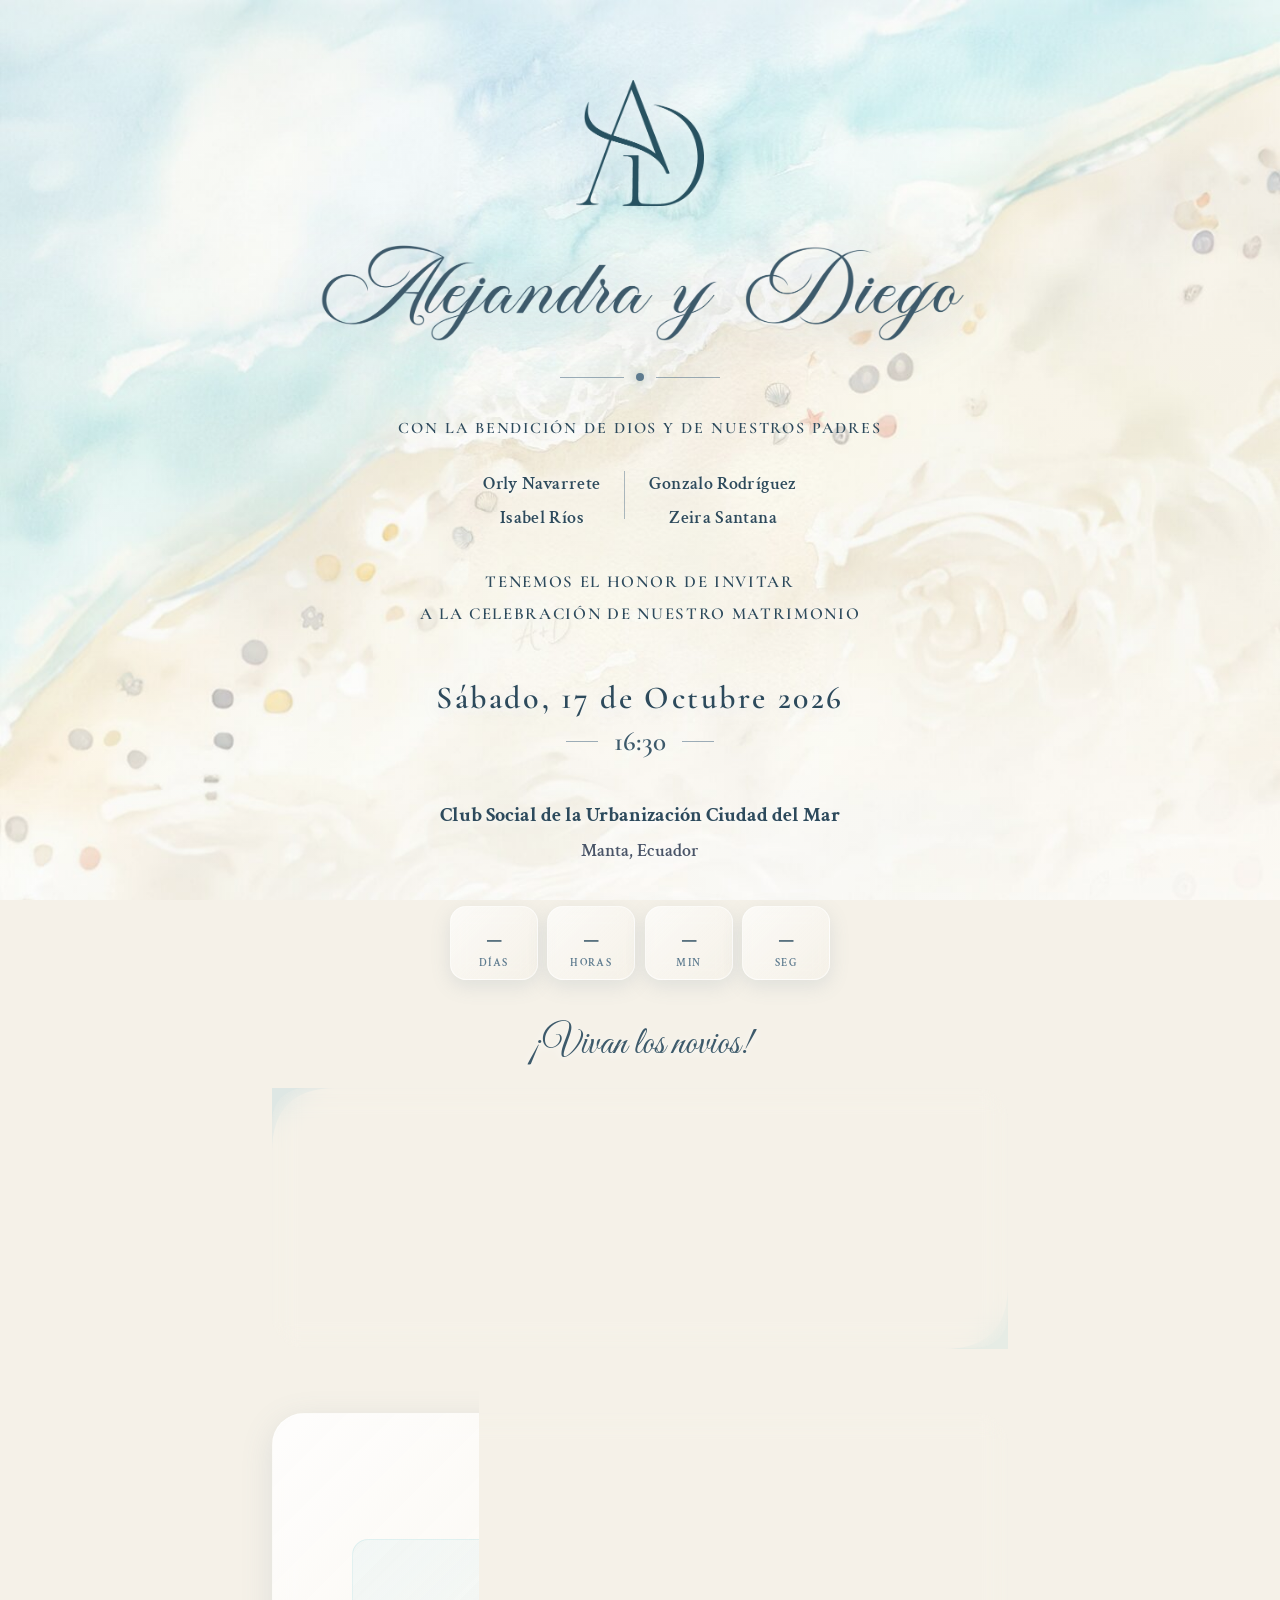
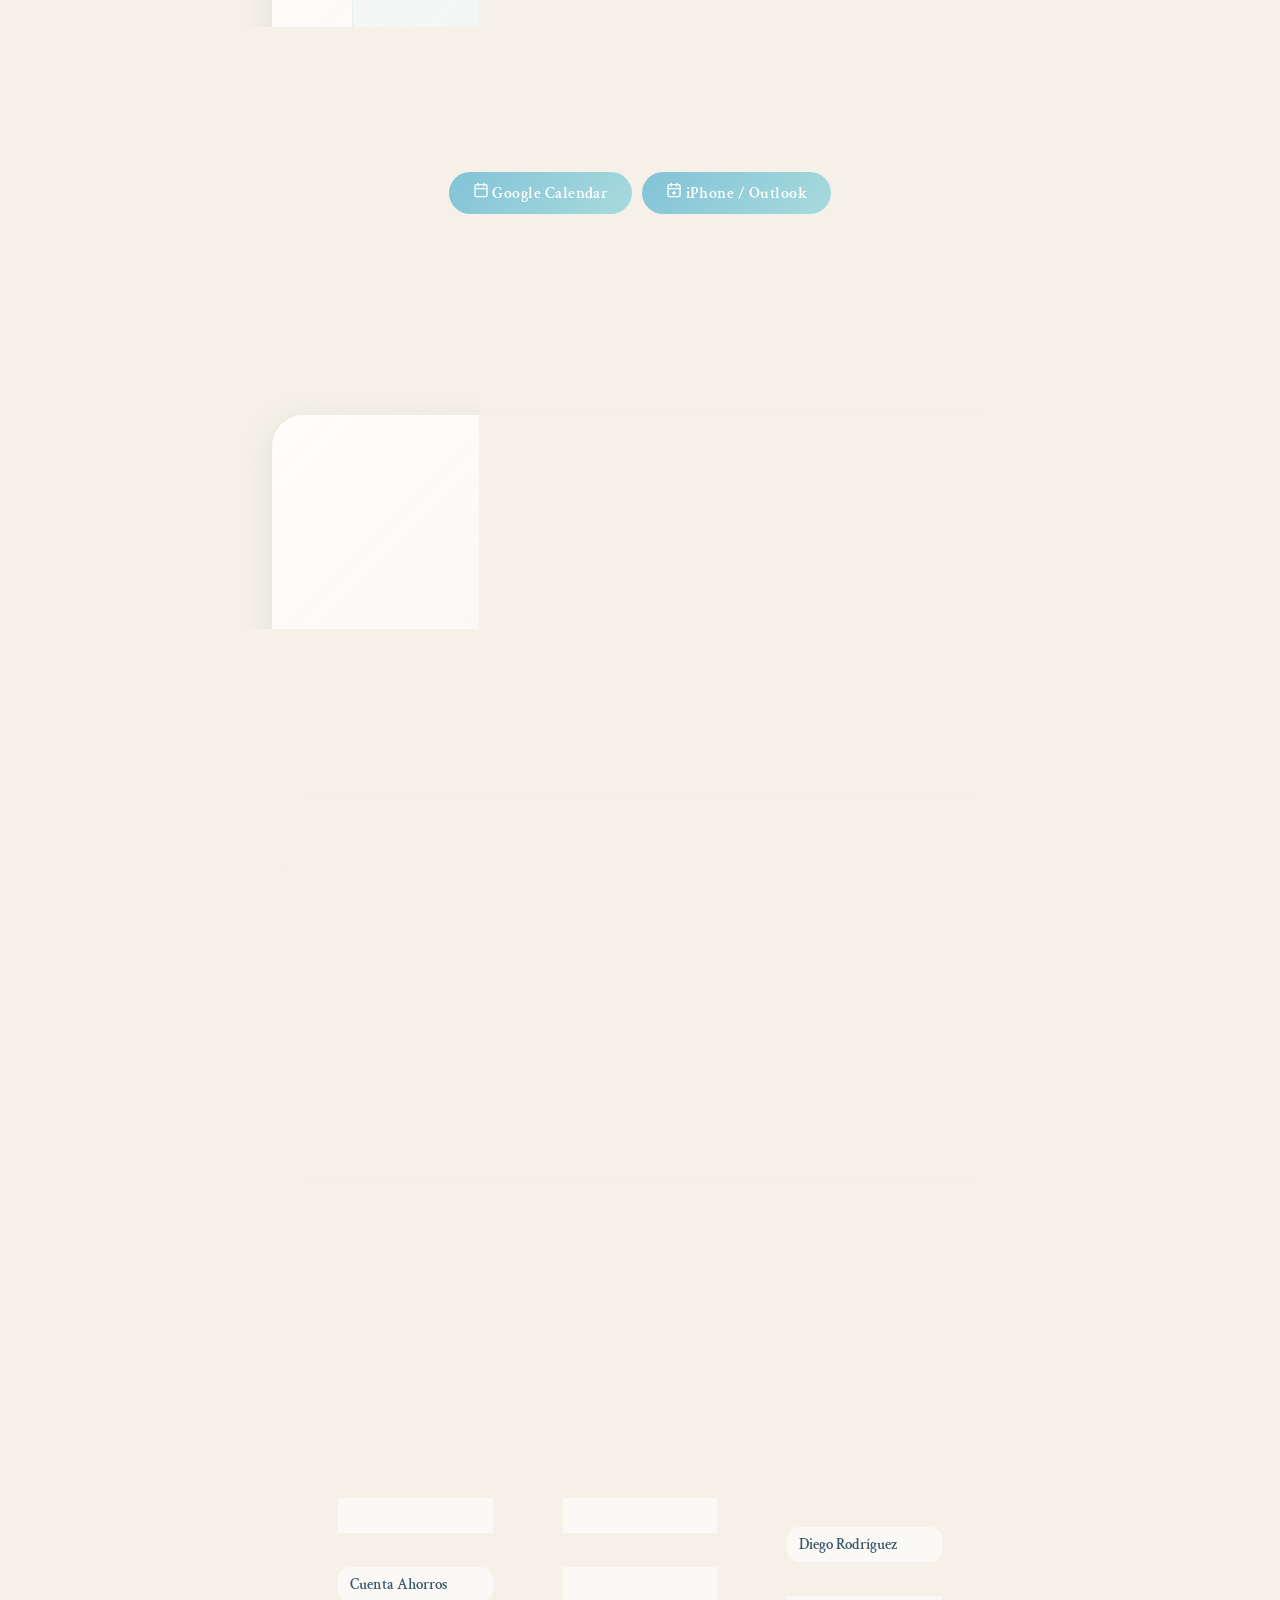
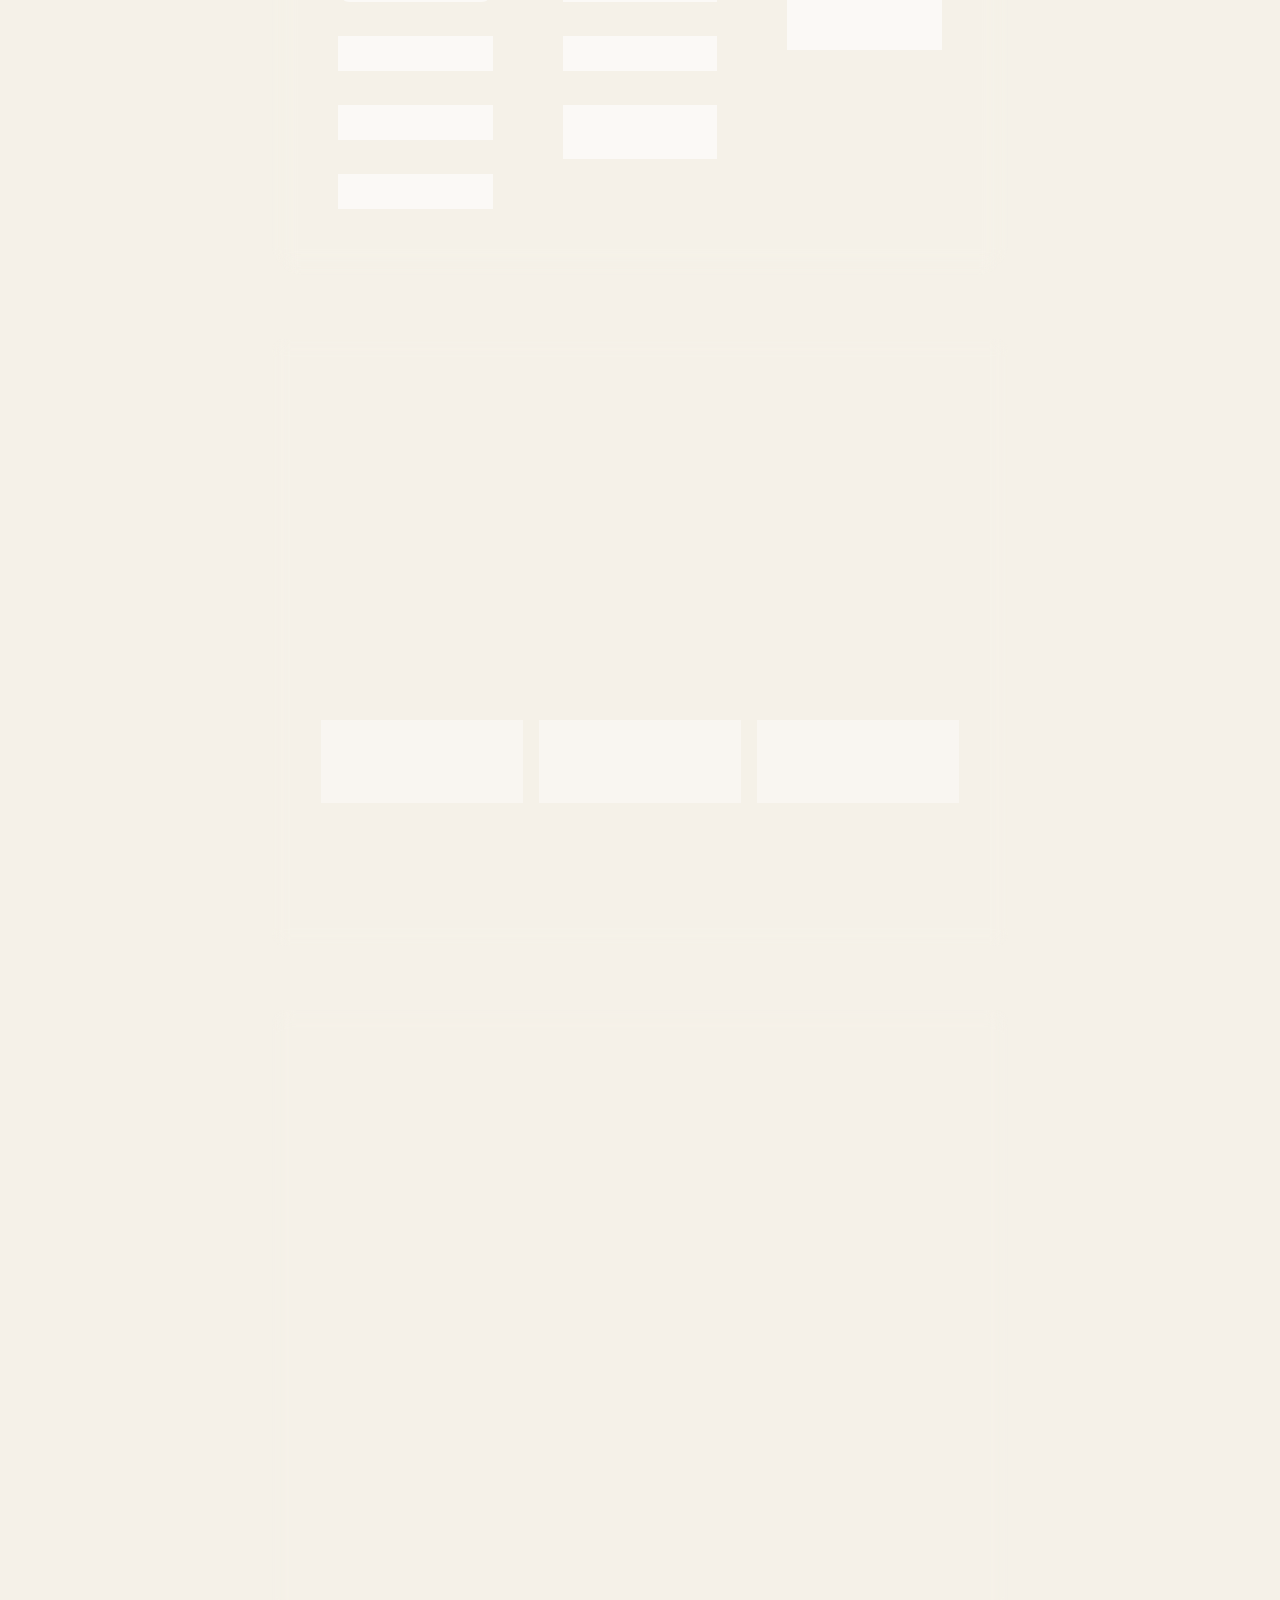
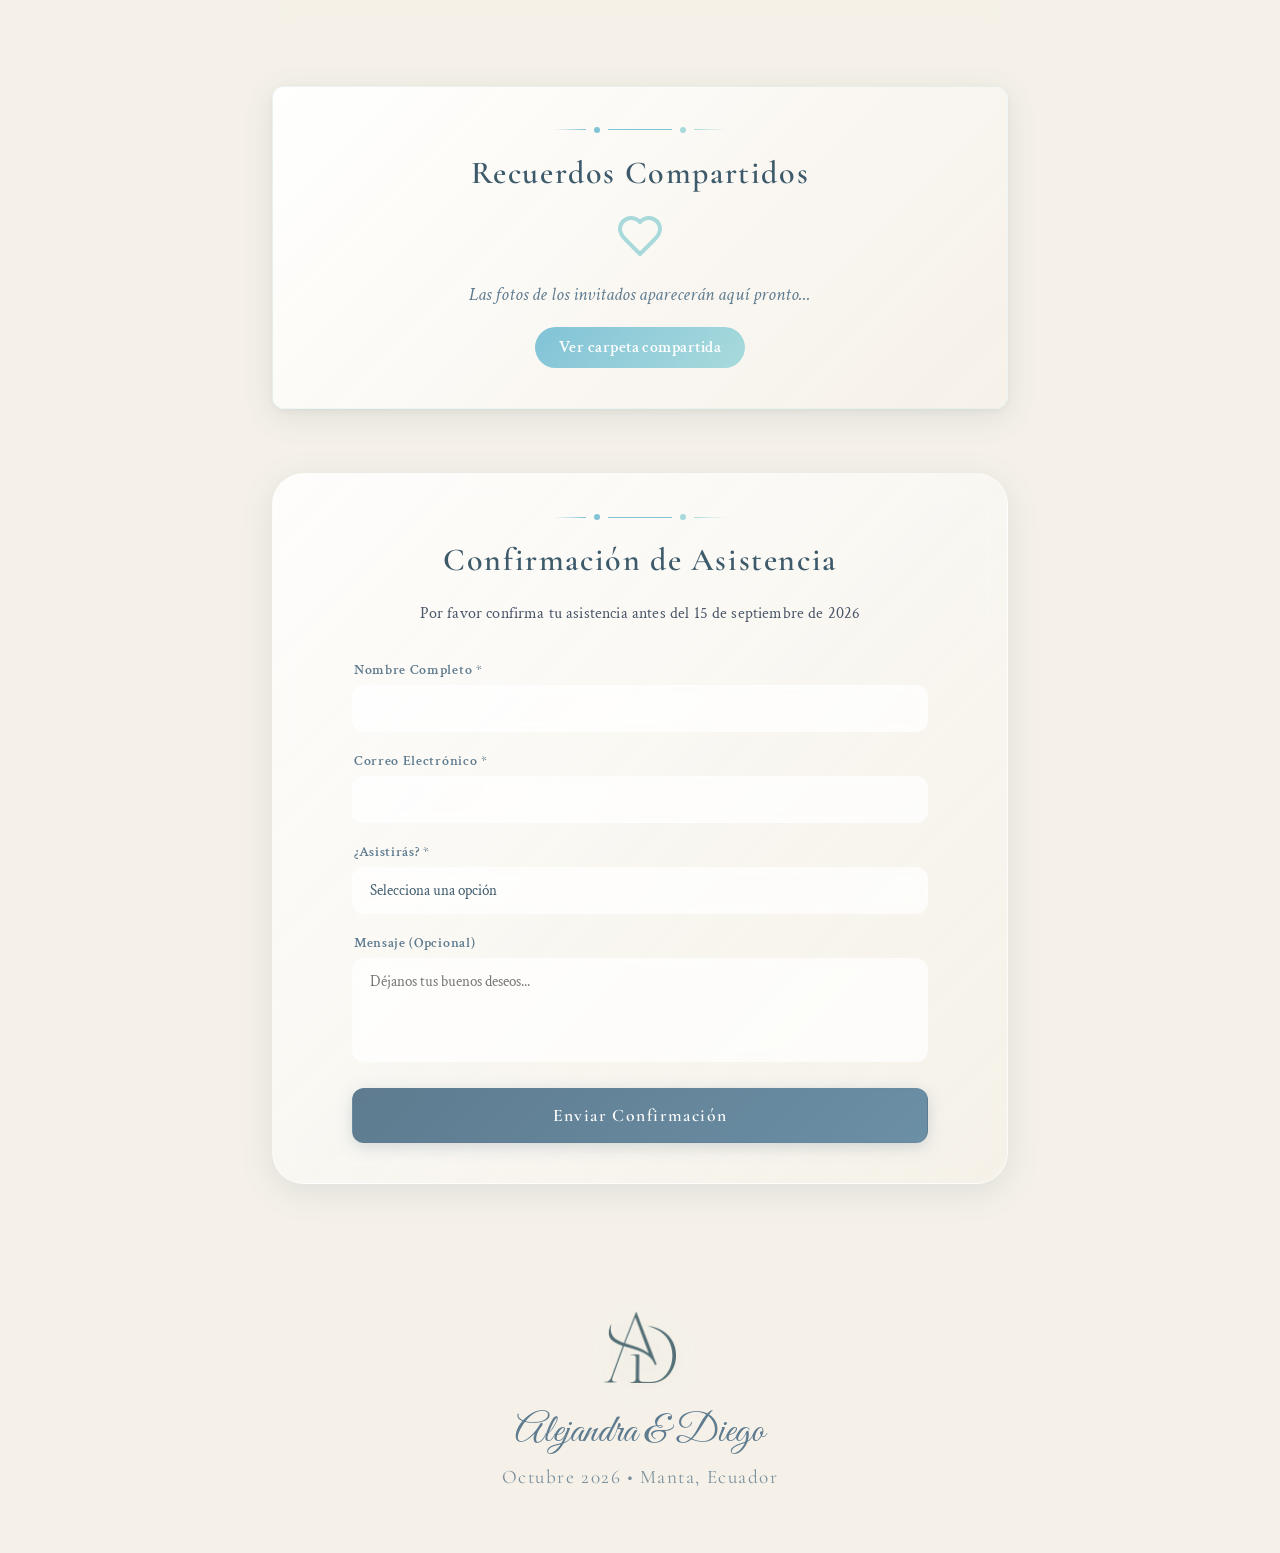
<file: index.html>
<!DOCTYPE html>
<html lang="es">
<head>
  <meta charset="UTF-8">
  <meta name="viewport" content="width=device-width, initial-scale=1">
  <title>Alejandra y Diego</title>
  <meta name="description" content="Tenemos el honor de invitar a la celebración de nuestro matrimonio — Sábado, 17 de Octubre 2026 — Manta, Ecuador">
  <!-- ⚠️ Tras publicar: reemplazar assets/og.jpg por la URL absoluta final,
       ej: https://alejandraydiego.com/assets/og.jpg (WhatsApp necesita URL completa) -->
  <meta property="og:title" content="Alejandra y Diego">
  <meta property="og:description" content="Tenemos el honor de invitar a la celebración de nuestro matrimonio — 17 de Octubre 2026, Manta">
  <meta property="og:type" content="website">
  <meta property="og:image" content="assets/og.jpg">
  <meta property="og:image:width" content="1200">
  <meta property="og:image:height" content="630">
  <meta name="twitter:card" content="summary_large_image">
  <meta name="twitter:image" content="assets/og.jpg">
  <link rel="icon" href="assets/logo.png" type="image/png">

  <link rel="preconnect" href="https://fonts.googleapis.com">
  <link rel="preconnect" href="https://fonts.gstatic.com" crossorigin>
  <link href="https://fonts.googleapis.com/css2?family=Cormorant+Garamond:wght@400;600;700&family=Crimson+Text:ital,wght@0,400;0,600;0,700;1,400&family=Great+Vibes&display=swap" rel="stylesheet">
  <link rel="stylesheet" href="styles.css">
</head>
<body>

  <!-- Pantalla de carga con el monograma -->
  <div id="loader" aria-hidden="true">
    <img src="assets/logo.png" alt="">
    <div class="loader-line"></div>
  </div>
  <noscript><style>#loader{display:none} .enter{opacity:1 !important; transform:none !important}</style></noscript>

  <div class="watercolor-bg" aria-hidden="true">
    <span class="float-b" style="--x:8%;  --s:18px; --t:70s; --dx:30px;  --dl:-5s;"></span>
    <span class="float-b" style="--x:22%; --s:10px; --t:55s; --dx:-25px; --dl:-20s;"></span>
    <span class="float-b" style="--x:38%; --s:24px; --t:85s; --dx:40px;  --dl:-40s;"></span>
    <span class="float-b" style="--x:55%; --s:12px; --t:60s; --dx:-30px; --dl:-12s;"></span>
    <span class="float-b" style="--x:70%; --s:20px; --t:75s; --dx:25px;  --dl:-30s;"></span>
    <span class="float-b" style="--x:84%; --s:14px; --t:65s; --dx:-35px; --dl:-50s;"></span>
    <span class="float-b" style="--x:93%; --s:9px;  --t:58s; --dx:20px;  --dl:-8s;"></span>
  </div>

  <!-- ============ HERO ============ -->
  <header class="hero">
    <div class="hero-inner">
      <img src="assets/logo.png" alt="Monograma A y D" class="hero-logo enter" style="--d:.1s">
      <img src="assets/nombre.png" alt="Alejandra y Diego" class="hero-names enter" style="--d:.35s">

      <div class="divider-dot enter" style="--d:.55s" aria-hidden="true">
        <span class="line"></span><span class="dot"></span><span class="line"></span>
      </div>

      <p class="hero-blessing enter" style="--d:.7s">Con la bendición de Dios y de nuestros padres</p>

      <div class="hero-parents enter" style="--d:.85s">
        <div>
          <p>Orly Navarrete</p>
          <p>Isabel Ríos</p>
        </div>
        <div class="sep" aria-hidden="true"></div>
        <div>
          <p>Gonzalo Rodríguez</p>
          <p>Zeira Santana</p>
        </div>
      </div>

      <p class="hero-invite enter" style="--d:1s">Tenemos el honor de invitar<br>a la celebración de nuestro matrimonio</p>

      <p class="hero-date enter" style="--d:1.15s">Sábado, 17 de Octubre 2026</p>

      <div class="hero-time enter" style="--d:1.3s">
        <span class="line" aria-hidden="true"></span>
        <span>16:30</span>
        <span class="line" aria-hidden="true"></span>
      </div>

      <div class="hero-venue enter" style="--d:1.45s">
        <p class="venue-name">Club Social de la Urbanización Ciudad del Mar</p>
        <p class="venue-city">Manta, Ecuador</p>
      </div>

      <!-- Cuenta regresiva -->
      <div class="countdown enter" style="--d:1.6s" id="countdown" role="timer" aria-live="off" aria-label="Cuenta regresiva para la boda">
        <div class="cd-cell"><span id="cd-d">–</span><small>Días</small></div>
        <div class="cd-cell"><span id="cd-h">–</span><small>Horas</small></div>
        <div class="cd-cell"><span id="cd-m">–</span><small>Min</small></div>
        <div class="cd-cell"><span id="cd-s">–</span><small>Seg</small></div>
      </div>
      <p class="cd-msg enter" style="--d:1.6s" id="cd-msg" hidden></p>
    </div>
  </header>

  <main class="content">

    <!-- ============ BIENVENIDOS ============ -->
    <section class="reveal" aria-labelledby="t-bienvenidos">
      <div class="corner tl" aria-hidden="true">
        <svg viewBox="0 0 100 100"><path d="M0,0 L0,100 Q0,0 100,0 Z" fill="#81C3D7"/></svg>
      </div>
      <div class="corner br" aria-hidden="true">
        <svg viewBox="0 0 100 100"><path d="M0,0 L0,100 Q0,0 100,0 Z" fill="#A8DADC"/></svg>
      </div>
      <div class="card">
        <div class="ornament" aria-hidden="true"><span></span><span></span><span></span><span></span><span></span></div>
        <h2 class="section-title" id="t-bienvenidos">Bienvenidos</h2>
        <p class="centered">Con profunda alegría y amor, los invitamos a acompañarnos en este día tan especial. Queremos compartir con ustedes el inicio de nuestra vida juntos, rodeados de las personas que amamos. Su presencia será el mejor regalo para celebrar nuestro amor y compromiso.</p>
      </div>
    </section>

    <!-- ============ DETALLES ============ -->
    <section class="reveal" aria-labelledby="t-detalles">
      <div class="card">
        <div class="ornament" aria-hidden="true"><span></span><span></span><span></span><span></span><span></span></div>
        <h2 class="section-title" id="t-detalles">Detalles del Evento</h2>
        <div class="event-box">
          <div class="bubble" aria-hidden="true">
            <svg viewBox="0 0 100 100"><circle cx="50" cy="50" r="40" fill="#81C3D7"/></svg>
          </div>
          <p class="event-time">16:30</p>
          <div class="event-line" aria-hidden="true"></div>
          <p class="event-venue">Club Social de la Urbanización<br>Ciudad del Mar</p>
          <a class="btn" href="https://maps.app.goo.gl/zEdw8t5stbhrHkrc6?g_st=iwb" target="_blank" rel="noopener noreferrer">Ver ubicación</a>
          <div class="cal-buttons">
            <a class="btn btn-outline" target="_blank" rel="noopener noreferrer"
               href="https://calendar.google.com/calendar/render?action=TEMPLATE&text=Boda%20de%20Alejandra%20y%20Diego&dates=20261017T213000Z/20261018T043000Z&details=Tenemos%20el%20honor%20de%20invitar%20a%20la%20celebraci%C3%B3n%20de%20nuestro%20matrimonio.&location=Club%20Social%20de%20la%20Urbanizaci%C3%B3n%20Ciudad%20del%20Mar%2C%20Manta%2C%20Ecuador">
              <svg xmlns="http://www.w3.org/2000/svg" width="16" height="16" viewBox="0 0 24 24" fill="none" stroke="currentColor" stroke-width="2" stroke-linecap="round" stroke-linejoin="round"><path d="M8 2v4"/><path d="M16 2v4"/><rect width="18" height="18" x="3" y="4" rx="2"/><path d="M3 10h18"/></svg>
              Google Calendar
            </a>
            <a class="btn btn-outline" href="boda-alejandra-diego.ics" download>
              <svg xmlns="http://www.w3.org/2000/svg" width="16" height="16" viewBox="0 0 24 24" fill="none" stroke="currentColor" stroke-width="2" stroke-linecap="round" stroke-linejoin="round"><path d="M8 2v4"/><path d="M16 2v4"/><rect width="18" height="18" x="3" y="4" rx="2"/><path d="M3 10h18"/><path d="M12 14v4"/><path d="m10 16 2 2 2-2"/></svg>
              iPhone / Outlook
            </a>
          </div>
          <p class="fine-print">Por seguridad, el invitado principal deberá presentar su cédula de identidad en la garita de ingreso.</p>
        </div>
      </div>
    </section>

    <!-- ============ DRESS CODE ============ -->
    <section class="reveal" aria-labelledby="t-vestimenta">
      <div class="card" style="text-align:center;">
        <div class="ornament" aria-hidden="true"><span></span><span></span><span></span><span></span><span></span></div>
        <h2 class="section-title" id="t-vestimenta">Código de Vestimenta</h2>
        <div class="dress-badge">Formal</div>
        <p class="centered">Los invitamos a vestir elegantemente<br>para esta celebración especial</p>
        <div class="dress-notes">
          <p>El color blanco está reservado exclusivamente para la novia</p>
          <p>El color rojo está reservado exclusivamente para la dama de honor</p>
        </div>
      </div>
    </section>

    <!-- ============ NOTA ESPECIAL ============ -->
    <section class="reveal" aria-labelledby="t-nota">
      <div class="card">
        <div class="ornament" aria-hidden="true"><span></span><span></span><span></span><span></span><span></span></div>
        <h2 class="section-title" id="t-nota">Una Nota Especial</h2>
        <p class="centered">Aunque amamos a los más pequeños, hemos decidido que nuestra celebración sea un momento para que los adultos disfruten y se relajen. Agradecemos su comprensión y les pedimos que esta noche sea solo para mayores.</p>
      </div>
    </section>

    <!-- ============ REGALOS ============ -->
    <section class="reveal" aria-labelledby="t-regalos">
      <div class="card">
        <div class="ornament" aria-hidden="true"><span></span><span></span><span></span><span></span><span></span></div>
        <h2 class="section-title" id="t-regalos">Regalos</h2>
        <p class="centered">Su presencia es nuestro mayor regalo. Si desean obsequiarnos algo, agradeceríamos una contribución para nuestro futuro juntos.</p>

        <div class="gifts-grid">
          <!-- Ecuador -->
          <div class="gift-card">
            <h3>Ecuador</h3>
            <div class="gift-field">
              <div class="gift-label">Banco</div>
              <div class="gift-value">Banco Pichincha</div>
            </div>
            <div class="gift-field">
              <div class="gift-label">Tipo de Cuenta</div>
              <div class="gift-value">Cuenta Ahorros</div>
            </div>
            <div class="gift-field">
              <div class="gift-label">Número de Cuenta</div>
              <button type="button" class="gift-value copyable" data-copy="2201094010">
                <span>2201094010</span><span class="copy-hint">Copiar</span>
              </button>
            </div>
            <div class="gift-field">
              <div class="gift-label">Titular</div>
              <div class="gift-value">Alejandra Navarrete</div>
            </div>
            <div class="gift-field">
              <div class="gift-label">C.I.</div>
              <div class="gift-value">1312617606</div>
            </div>
          </div>

          <!-- Argentina -->
          <div class="gift-card">
            <h3>Argentina</h3>
            <div class="gift-field">
              <div class="gift-label">Banco</div>
              <div class="gift-value">Banco Santander</div>
            </div>
            <div class="gift-field">
              <div class="gift-label">Tipo de Cuenta</div>
              <div class="gift-value">Cuenta Única</div>
            </div>
            <div class="gift-field">
              <div class="gift-label">Alias</div>
              <button type="button" class="gift-value copyable" data-copy="ALE.NAV">
                <span>ALE.NAV</span><span class="copy-hint">Copiar</span>
              </button>
            </div>
            <div class="gift-field">
              <div class="gift-label">CBU</div>
              <button type="button" class="gift-value copyable" data-copy="0720029888000037551122">
                <span>0720029888000037551122</span><span class="copy-hint">Copiar</span>
              </button>
            </div>
          </div>

          <!-- Zelle -->
          <div class="gift-card">
            <h3>Zelle (EE. UU.)</h3>
            <div class="gift-field">
              <div class="gift-label">Titular</div>
              <div class="gift-value">Diego Rodríguez</div>
            </div>
            <div class="gift-field">
              <div class="gift-label">Teléfono</div>
              <button type="button" class="gift-value copyable" data-copy="+15512759538">
                <span>+1 (551) 275-9538</span><span class="copy-hint">Copiar</span>
              </button>
            </div>
          </div>
        </div>
      </div>
    </section>

    <!-- ============ GUÍA DE VIAJE ============ -->
    <section class="reveal" aria-labelledby="t-guia">
      <div class="guide-panel">
        <div class="icon-circle" aria-hidden="true">
          <svg xmlns="http://www.w3.org/2000/svg" width="32" height="32" viewBox="0 0 24 24" fill="none" stroke="currentColor" stroke-width="2" stroke-linecap="round" stroke-linejoin="round"><path d="m16.24 7.76-1.804 5.411a2 2 0 0 1-1.265 1.265L7.76 16.24l1.804-5.411a2 2 0 0 1 1.265-1.265z"/><circle cx="12" cy="12" r="10"/></svg>
        </div>
        <h2 class="script-title" id="t-guia">Guía de Viaje</h2>
        <div class="guide-divider" aria-hidden="true">
          <span class="line"></span>
          <svg xmlns="http://www.w3.org/2000/svg" width="16" height="16" viewBox="0 0 24 24" fill="none" stroke="currentColor" stroke-width="2" stroke-linecap="round" stroke-linejoin="round"><path d="M20 10c0 4.993-5.539 10.193-7.399 11.799a1 1 0 0 1-1.202 0C9.539 20.193 4 14.993 4 10a8 8 0 0 1 16 0"/><circle cx="12" cy="10" r="3"/></svg>
          <span class="line"></span>
        </div>
        <p class="guide-city">Manta, Ecuador</p>
        <p class="guide-desc">Hemos preparado una guía completa con recomendaciones de hospedaje, restaurantes, actividades y consejos útiles para que disfruten al máximo su estadía en Manta.</p>

        <div class="guide-features">
          <div class="guide-feature">
            <svg xmlns="http://www.w3.org/2000/svg" width="24" height="24" viewBox="0 0 24 24" fill="none" stroke="currentColor" stroke-width="2" stroke-linecap="round" stroke-linejoin="round"><path d="M17.8 19.2 16 11l3.5-3.5C21 6 21.5 4 21 3c-1-.5-3 0-4.5 1.5L13 8 4.8 6.2c-.5-.1-.9.1-1.1.5l-.3.5c-.2.5-.1 1 .3 1.3L9 12l-2 3H4l-1 1 3 2 2 3 1-1v-3l3-2 3.5 5.3c.3.4.8.5 1.3.3l.5-.2c.4-.3.6-.7.5-1.2z"/></svg>
            <p>Cómo llegar</p>
          </div>
          <div class="guide-feature">
            <svg xmlns="http://www.w3.org/2000/svg" width="24" height="24" viewBox="0 0 24 24" fill="none" stroke="currentColor" stroke-width="2" stroke-linecap="round" stroke-linejoin="round"><path d="M20 10c0 4.993-5.539 10.193-7.399 11.799a1 1 0 0 1-1.202 0C9.539 20.193 4 14.993 4 10a8 8 0 0 1 16 0"/><circle cx="12" cy="10" r="3"/></svg>
            <p>Dónde hospedarse</p>
          </div>
          <div class="guide-feature">
            <svg xmlns="http://www.w3.org/2000/svg" width="24" height="24" viewBox="0 0 24 24" fill="none" stroke="currentColor" stroke-width="2" stroke-linecap="round" stroke-linejoin="round"><path d="m16.24 7.76-1.804 5.411a2 2 0 0 1-1.265 1.265L7.76 16.24l1.804-5.411a2 2 0 0 1 1.265-1.265z"/><circle cx="12" cy="12" r="10"/></svg>
            <p>Qué hacer</p>
          </div>
        </div>

        <a class="btn-primary" href="guia.html">Ver Guía Completa</a>
      </div>
    </section>

    <!-- ============ COMPARTE TUS MOMENTOS ============ -->
    <section class="reveal" aria-labelledby="t-momentos">
      <div class="moments-card">
        <div class="moments-icon" aria-hidden="true">
          <svg xmlns="http://www.w3.org/2000/svg" width="32" height="32" viewBox="0 0 24 24" fill="none" stroke="currentColor" stroke-width="2" stroke-linecap="round" stroke-linejoin="round"><path d="M14.5 4h-5L7 7H4a2 2 0 0 0-2 2v9a2 2 0 0 0 2 2h16a2 2 0 0 0 2-2V9a2 2 0 0 0-2-2h-3l-2.5-3z"/><circle cx="12" cy="13" r="3"/></svg>
          <svg class="heart" xmlns="http://www.w3.org/2000/svg" width="14" height="14" viewBox="0 0 24 24" fill="none" stroke="currentColor" stroke-width="2" stroke-linecap="round" stroke-linejoin="round"><path d="M19 14c1.49-1.46 3-3.21 3-5.5A5.5 5.5 0 0 0 16.5 3c-1.76 0-3 .5-4.5 2-1.5-1.5-2.74-2-4.5-2A5.5 5.5 0 0 0 2 8.5c0 2.3 1.5 4.05 3 5.5l7 7Z"/></svg>
        </div>
        <h2 class="script-title" id="t-momentos" style="color:#3D5A6B;">Comparte tus Momentos</h2>
        <div class="moments-text">
          <p>Tu presencia es el regalo más valioso para nosotros, pero los recuerdos que creemos juntos serán el tesoro que guardaremos para siempre.</p>
          <p>Cada sonrisa, cada abrazo, cada momento capturado desde tu perspectiva única hará que este día sea aún más especial.</p>
          <p class="strong">Por favor, comparte tus fotos y videos con nosotros para que podamos revivir juntos la magia de este día inolvidable.</p>
        </div>
        <a class="btn-drive" href="https://drive.google.com/drive/folders/1-jUoSLBWdCVIJQK2pyWdvdwGP2EF4dJO?usp=sharing" target="_blank" rel="noopener noreferrer">
          <svg xmlns="http://www.w3.org/2000/svg" width="22" height="22" viewBox="0 0 24 24" fill="none" stroke="currentColor" stroke-width="2" stroke-linecap="round" stroke-linejoin="round"><path d="M14.5 4h-5L7 7H4a2 2 0 0 0-2 2v9a2 2 0 0 0 2 2h16a2 2 0 0 0 2-2V9a2 2 0 0 0-2-2h-3l-2.5-3z"/><circle cx="12" cy="13" r="3"/></svg>
          <span>Subir Fotos y Videos</span>
        </a>
        <p class="moments-note">Haz clic en el botón para abrir la carpeta compartida de Google Drive</p>
      </div>
    </section>

    <!-- ============ GALERÍA DE INVITADOS ============ -->
    <section class="reveal" aria-labelledby="t-galeria">
      <div class="gallery-card">
        <div class="ornament" aria-hidden="true"><span></span><span></span><span></span><span></span><span></span></div>
        <h2 class="section-title" id="t-galeria">Recuerdos Compartidos</h2>

        <!-- Estado vacío (se oculta cuando hay fotos) -->
        <div class="gallery-empty" id="gallery-empty">
          <svg xmlns="http://www.w3.org/2000/svg" width="48" height="48" viewBox="0 0 24 24" fill="none" stroke="currentColor" stroke-width="2" stroke-linecap="round" stroke-linejoin="round" style="margin:0 auto;"><path d="M19 14c1.49-1.46 3-3.21 3-5.5A5.5 5.5 0 0 0 16.5 3c-1.76 0-3 .5-4.5 2-1.5-1.5-2.74-2-4.5-2A5.5 5.5 0 0 0 2 8.5c0 2.3 1.5 4.05 3 5.5l7 7Z"/></svg>
          <p>Las fotos de los invitados aparecerán aquí pronto...</p>
          <a class="btn" href="https://drive.google.com/drive/folders/1-jUoSLBWdCVIJQK2pyWdvdwGP2EF4dJO?usp=sharing" target="_blank" rel="noopener noreferrer">Ver carpeta compartida</a>
        </div>

        <!-- Slideshow (lo llena script.js con las fotos de Drive) -->
        <div class="slideshow" id="slideshow" hidden>
          <div class="slides" id="slides"></div>
          <button class="slide-btn prev" id="slide-prev" aria-label="Foto anterior">
            <svg xmlns="http://www.w3.org/2000/svg" width="22" height="22" viewBox="0 0 24 24" fill="none" stroke="currentColor" stroke-width="2" stroke-linecap="round" stroke-linejoin="round"><path d="m15 18-6-6 6-6"/></svg>
          </button>
          <button class="slide-btn next" id="slide-next" aria-label="Foto siguiente">
            <svg xmlns="http://www.w3.org/2000/svg" width="22" height="22" viewBox="0 0 24 24" fill="none" stroke="currentColor" stroke-width="2" stroke-linecap="round" stroke-linejoin="round"><path d="m9 18 6-6-6-6"/></svg>
          </button>
          <div class="slide-dots" id="slide-dots" role="tablist" aria-label="Ir a una foto"></div>
        </div>
        <p class="gallery-count" id="gallery-count" hidden></p>
      </div>
    </section>

    <!-- ============ RSVP ============ -->
    <section class="reveal" aria-labelledby="t-rsvp">
      <div class="card">
        <div class="ornament" aria-hidden="true"><span></span><span></span><span></span><span></span><span></span></div>
        <h2 class="section-title" id="t-rsvp">Confirmación de Asistencia</h2>
        <p class="rsvp-intro centered">Por favor confirma tu asistencia antes del 15 de septiembre de 2026</p>

        <!-- ⚠️ CONFIGURAR: reemplazá TU_CORREO_AQUI por el email real de los novios.
             FormSubmit.co enviará cada confirmación a ese correo (gratis, sin backend).
             La primera vez que alguien envíe el formulario, FormSubmit manda un email
             de activación a esa casilla: hay que hacer clic en el link para activarlo. -->
        <form class="rsvp-form" action="https://formsubmit.co/contacto@caputifesta.com" method="POST">
          <input type="hidden" name="_subject" value="Nueva confirmación de asistencia — Boda A&D">
          <input type="hidden" name="_captcha" value="false">
          <input type="hidden" name="_next" value="gracias.html">
          <input type="text" name="_honey" style="display:none">

          <div class="form-field">
            <label for="name">Nombre Completo *</label>
            <input type="text" id="name" name="nombre" required autocomplete="name">
          </div>
          <div class="form-field">
            <label for="email">Correo Electrónico *</label>
            <input type="email" id="email" name="correo" required autocomplete="email">
          </div>
          <div class="form-field">
            <label for="attendance">¿Asistirás? *</label>
            <div class="select-wrap">
              <select id="attendance" name="asistencia" required>
                <option value="">Selecciona una opción</option>
                <option value="Sí, asistiré con gusto">Sí, asistiré con gusto</option>
                <option value="Lamentablemente no podré asistir">Lamentablemente no podré asistir</option>
              </select>
            </div>
          </div>
          <div class="form-field" id="campo-alergias" style="display: none;">
            <label for="alergias">Alergias o restricciones alimenticias</label>
            <input type="text" id="alergias" name="alergias" placeholder="Ej: Celíaco, alergia al maní, vegano...">
          </div>
          <div class="form-field">
            <label for="message">Mensaje (Opcional)</label>
            <textarea id="message" name="mensaje" rows="4" placeholder="Déjanos tus buenos deseos..."></textarea>
          </div>
          <button type="submit" class="btn-submit">Enviar Confirmación</button>
        </form>
      </div>
    </section>

  </main>

  <!-- ============ FOOTER ============ -->
  <footer class="site-footer">
    <img src="assets/logo.png" alt="" class="footer-logo" aria-hidden="true">
    <p class="footer-names">Alejandra &amp; Diego</p>
    <p class="footer-date">Octubre 2026 • Manta, Ecuador</p>
  </footer>

  <script src="script.js"></script>
</body>
</html>
</file>
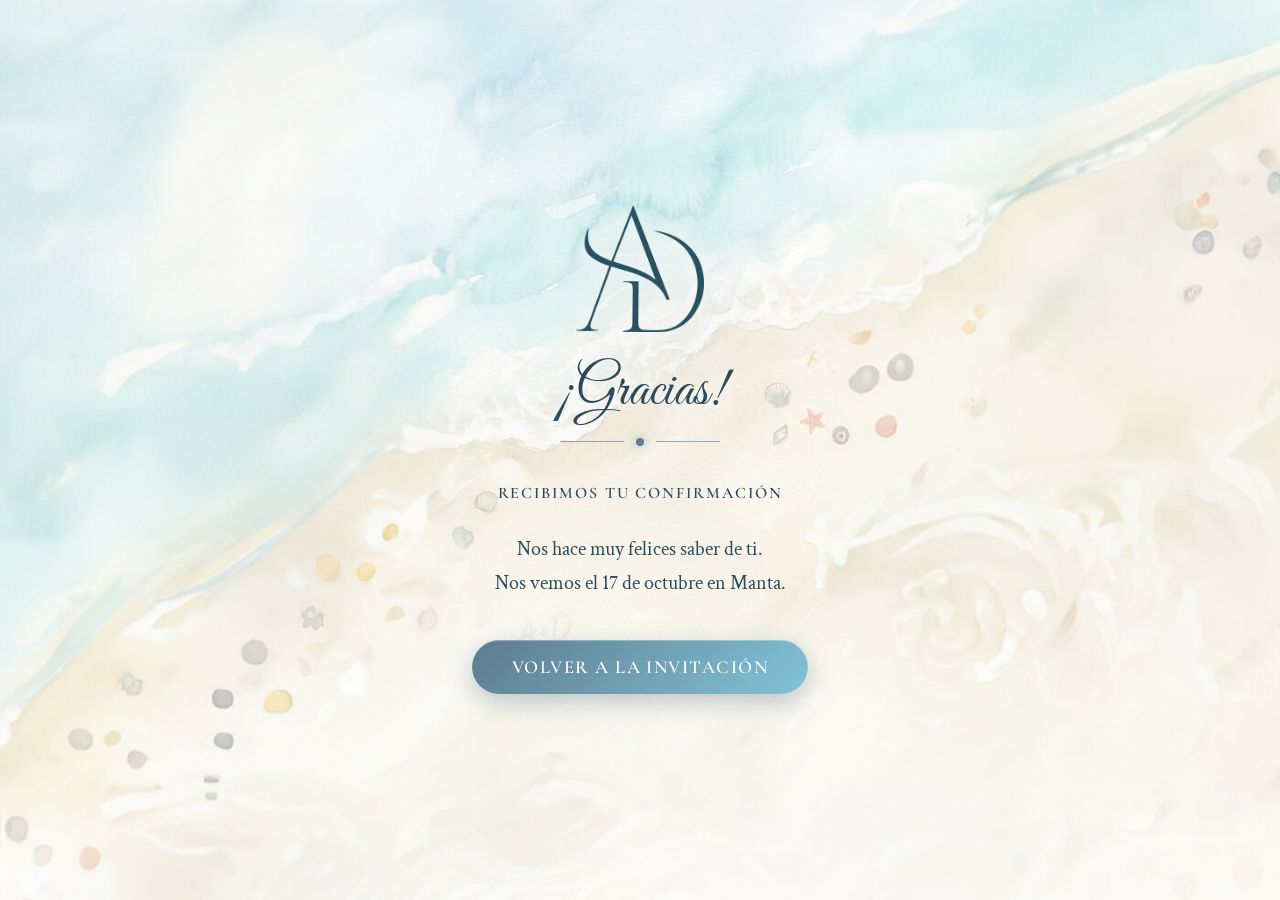
<file: gracias.html>
<!DOCTYPE html>
<html lang="es">
<head>
  <meta charset="UTF-8">
  <meta name="viewport" content="width=device-width, initial-scale=1">
  <title>¡Gracias! — Alejandra y Diego</title>
  <link rel="icon" href="assets/logo.png" type="image/png">
  <link rel="preconnect" href="https://fonts.googleapis.com">
  <link rel="preconnect" href="https://fonts.gstatic.com" crossorigin>
  <link href="https://fonts.googleapis.com/css2?family=Cormorant+Garamond:wght@400;600;700&family=Crimson+Text:ital,wght@0,400;0,600;0,700;1,400&family=Great+Vibes&display=swap" rel="stylesheet">
  <link rel="stylesheet" href="styles.css">
</head>
<body>
  <div class="watercolor-bg" aria-hidden="true">
    <span class="float-b" style="--x:10%; --s:16px; --t:72s; --dx:28px;  --dl:-10s;"></span>
    <span class="float-b" style="--x:30%; --s:11px; --t:58s; --dx:-24px; --dl:-25s;"></span>
    <span class="float-b" style="--x:52%; --s:22px; --t:82s; --dx:36px;  --dl:-45s;"></span>
    <span class="float-b" style="--x:72%; --s:13px; --t:63s; --dx:-30px; --dl:-15s;"></span>
    <span class="float-b" style="--x:90%; --s:18px; --t:70s; --dx:22px;  --dl:-35s;"></span>
  </div>

  <main class="hero">
    <div class="hero-inner">
      <img src="assets/logo.png" alt="Monograma A y D" class="hero-logo">
      <h1 class="script-title" style="font-size:clamp(2.5rem,6vw,3.5rem);">¡Gracias!</h1>
      <div class="divider-dot" aria-hidden="true">
        <span class="line"></span><span class="dot"></span><span class="line"></span>
      </div>
      <p class="hero-blessing">Recibimos tu confirmación</p>
      <p class="hero-venue" style="margin-bottom:2.5rem;">Nos hace muy felices saber de ti.<br>Nos vemos el 17 de octubre en Manta.</p>
      <a class="btn-primary" href="index.html">Volver a la invitación</a>
    </div>
  </main>

  <script src="script.js"></script>
</body>
</html>
</file>
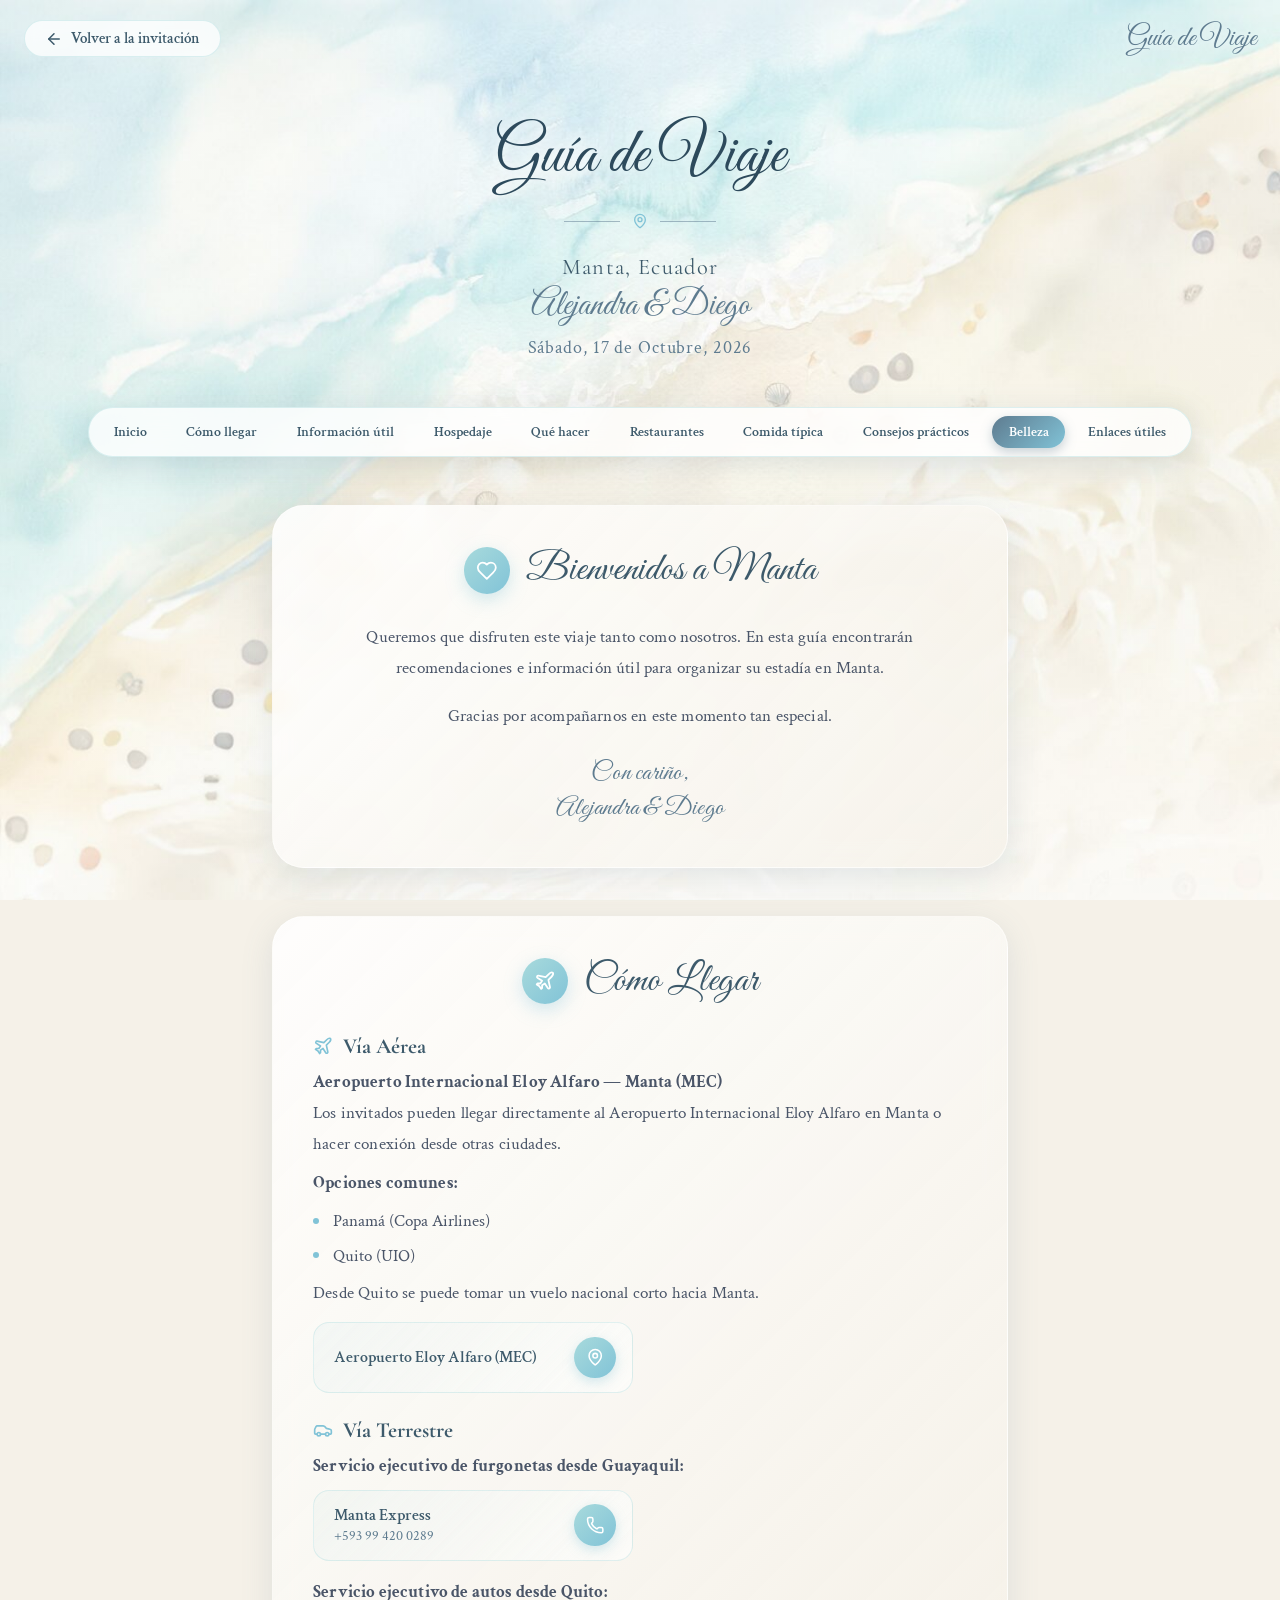
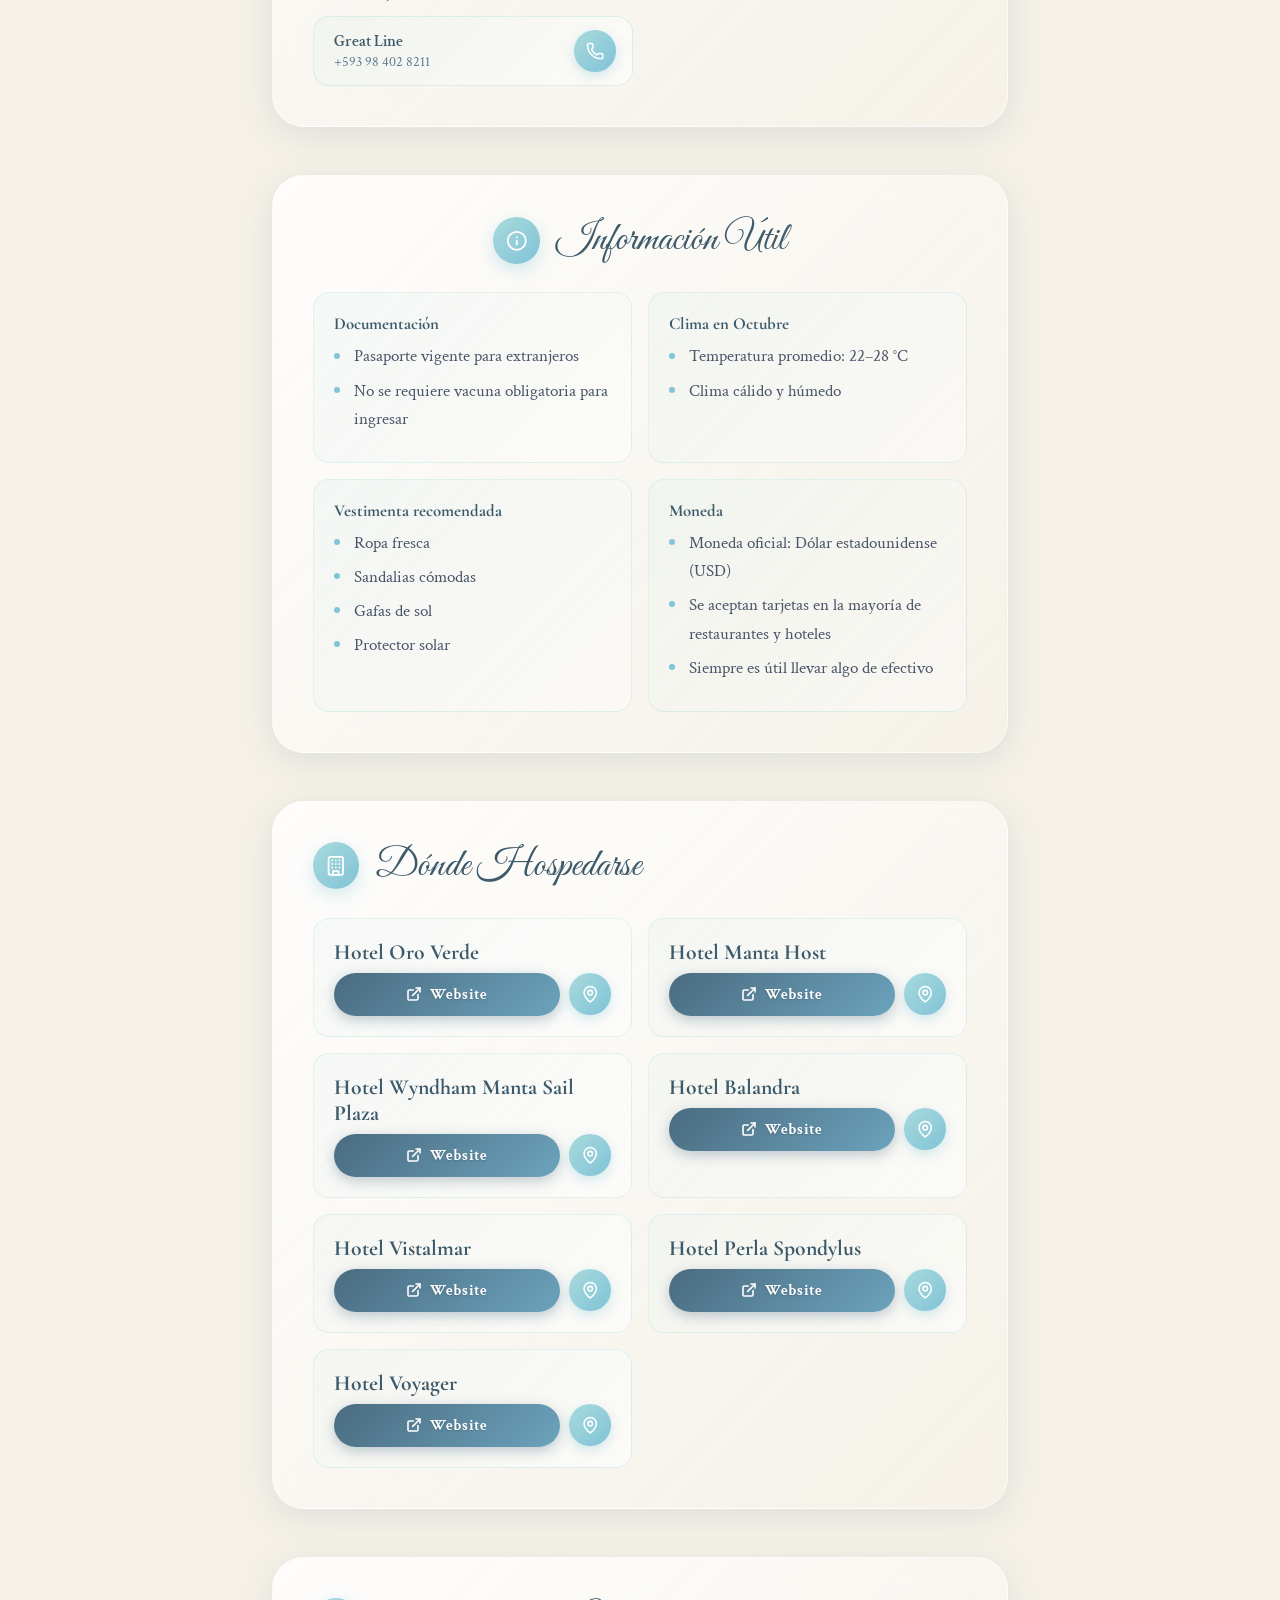
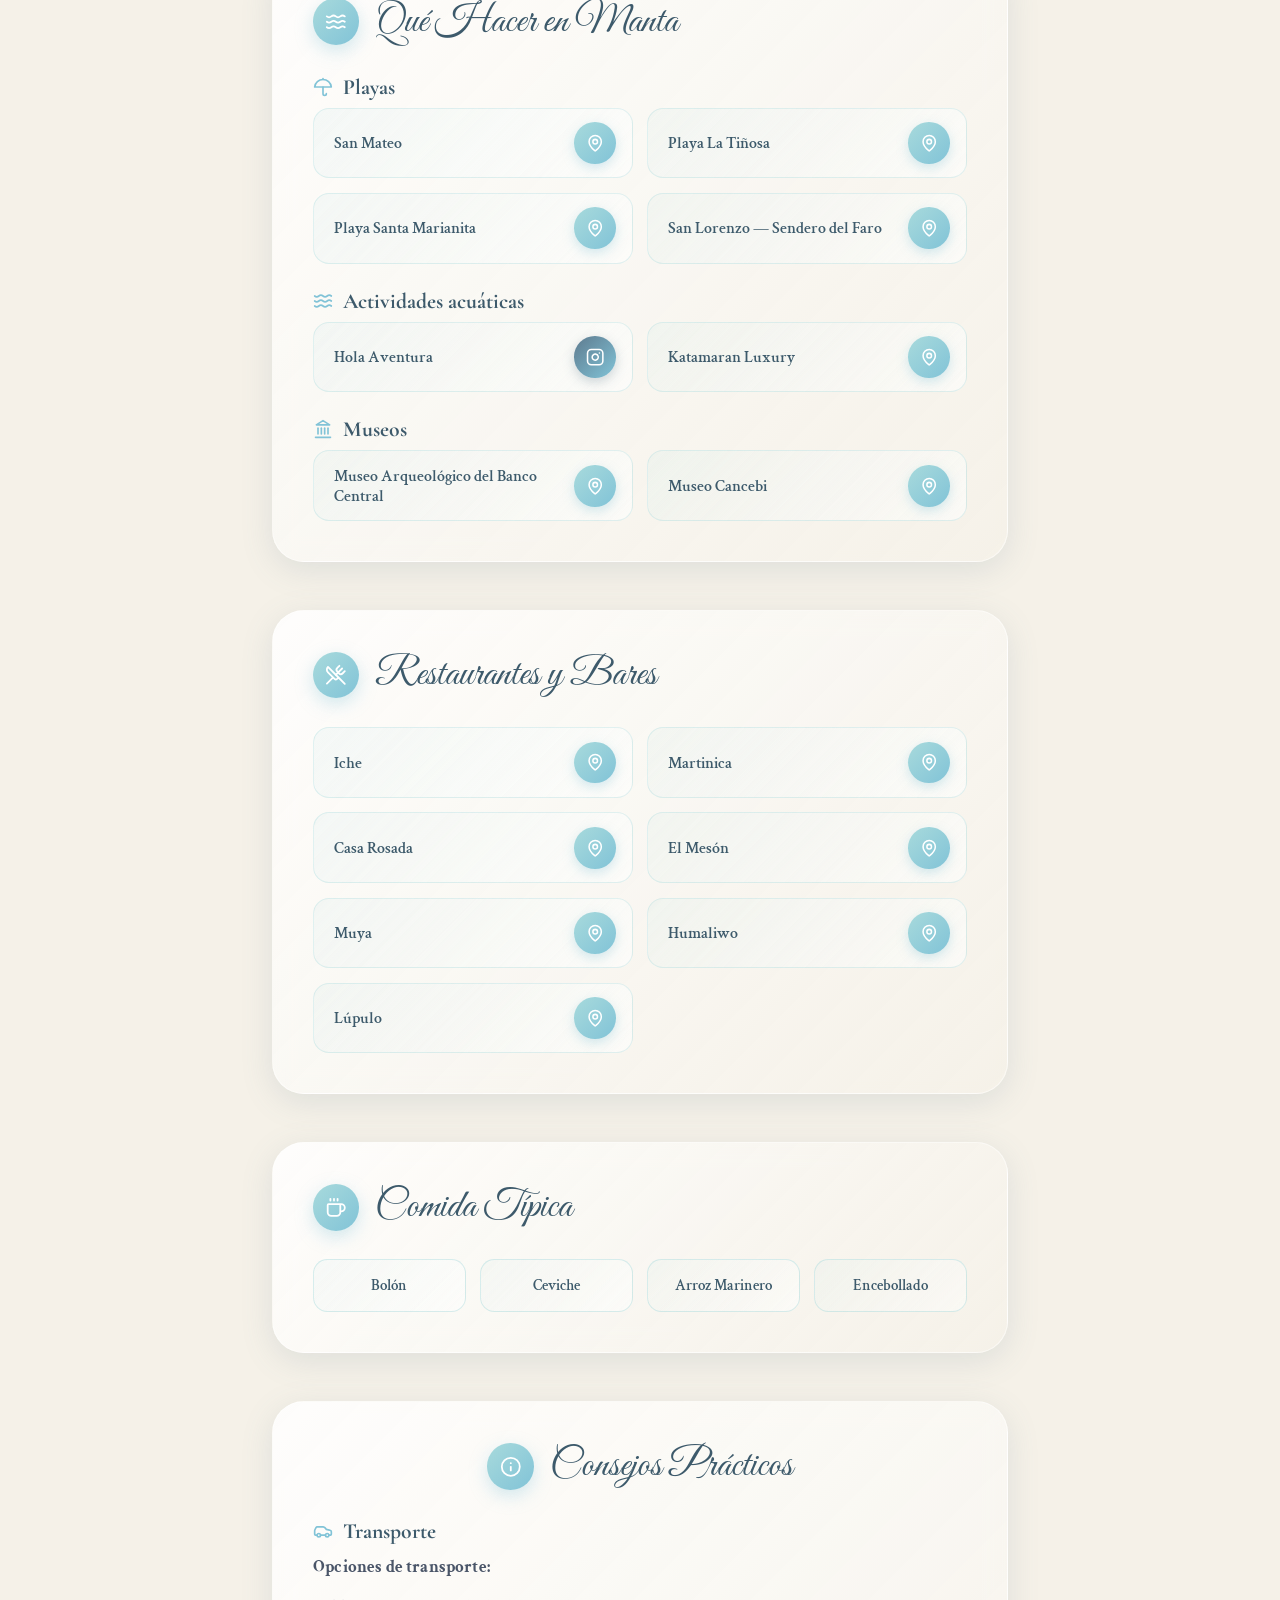
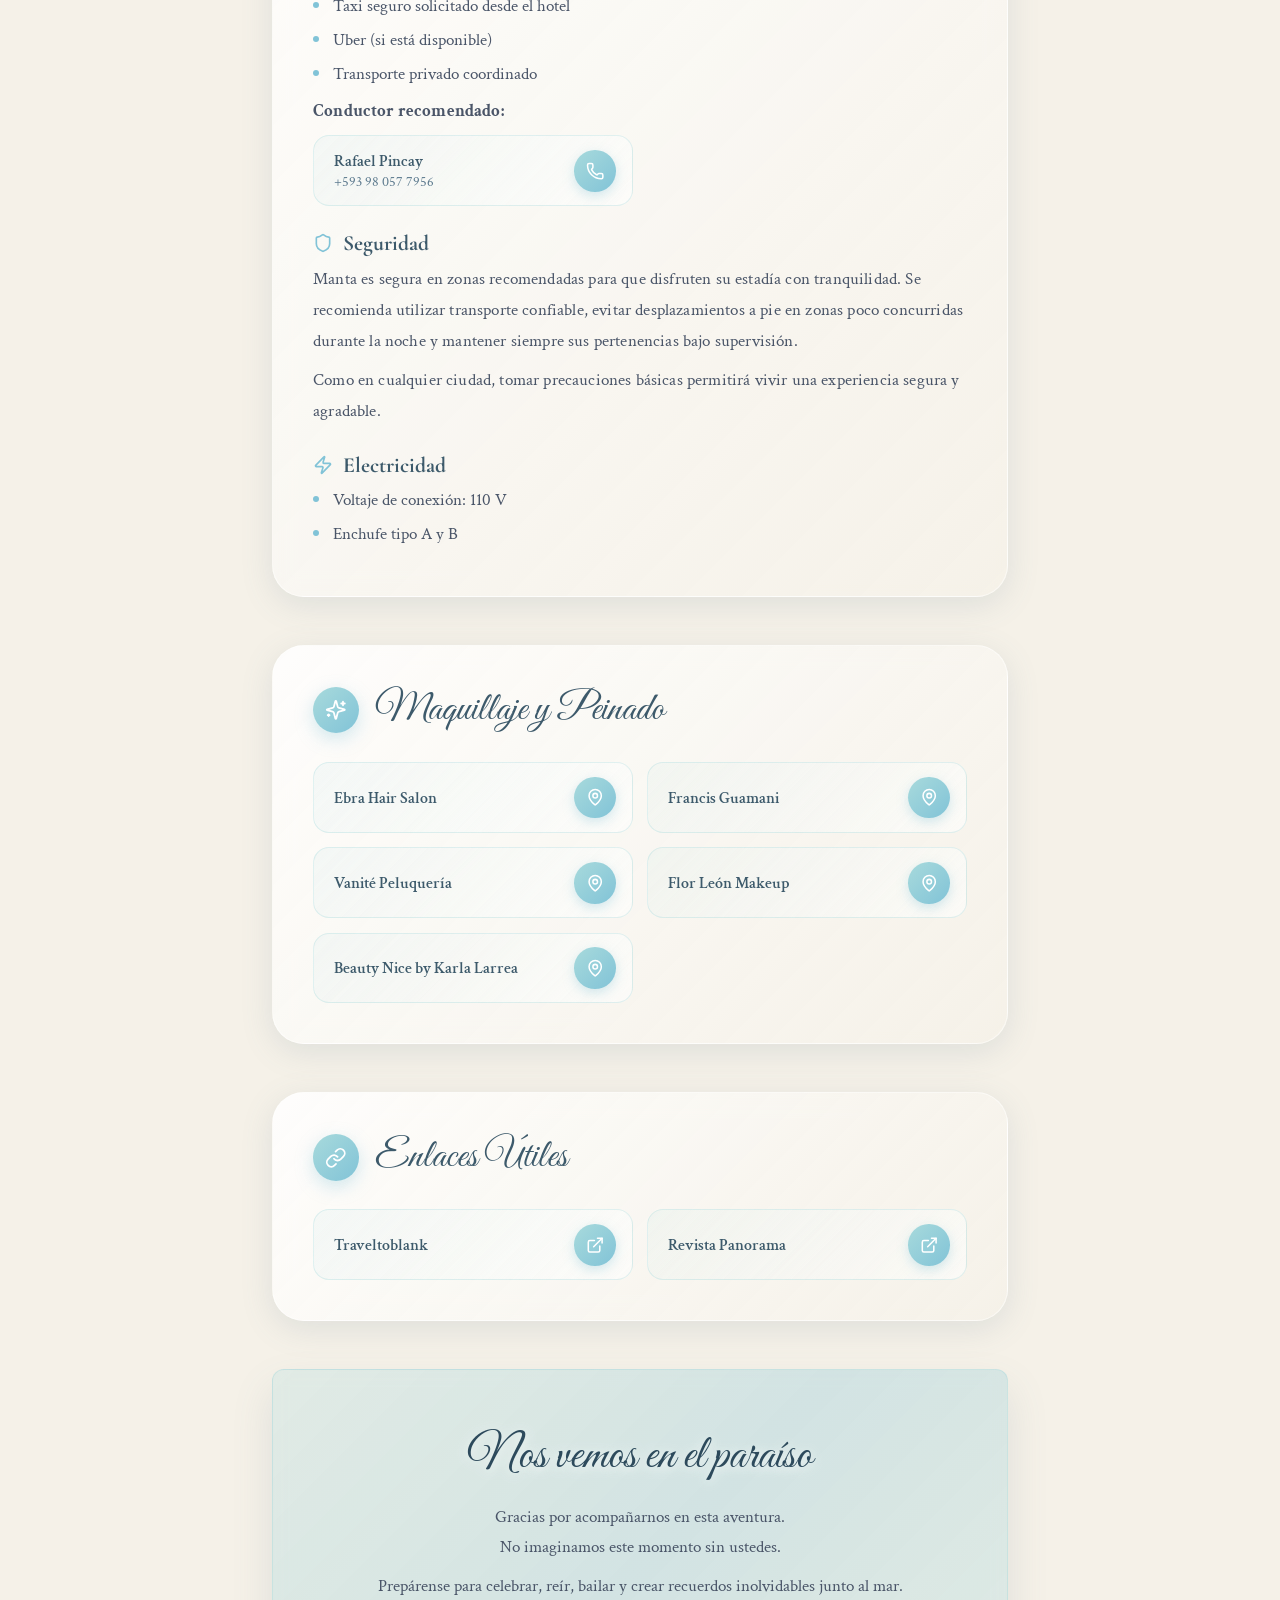
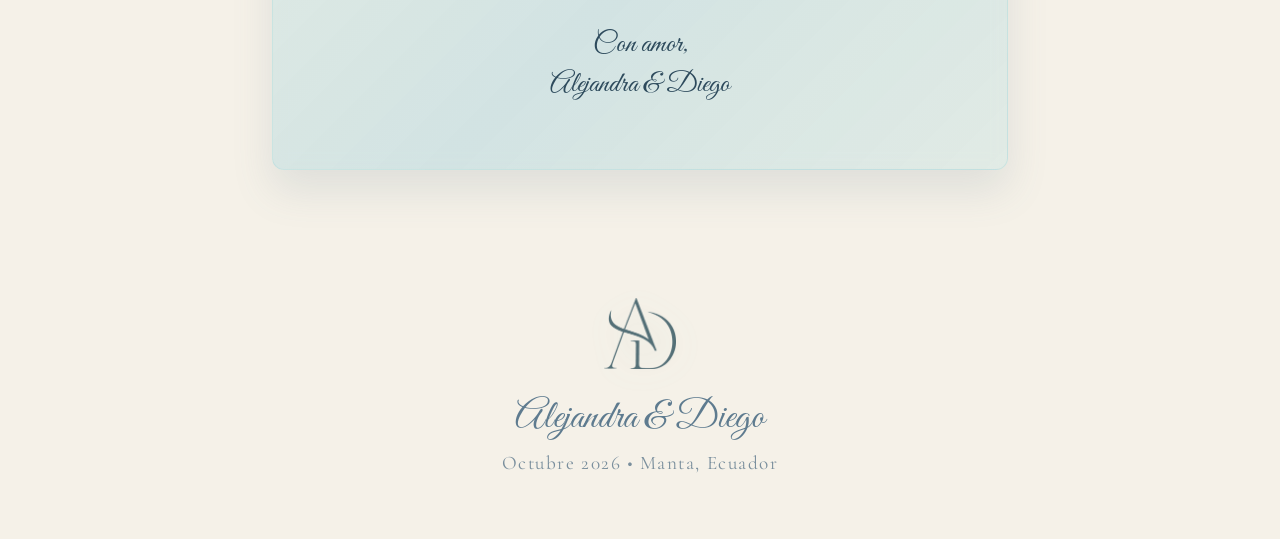
<file: guia.html>
<!DOCTYPE html>
<html lang="es">
<head>
  <meta charset="UTF-8">
  <meta name="viewport" content="width=device-width, initial-scale=1">
  <title>Guía de Viaje — Alejandra y Diego</title>
  <meta name="description" content="Guía de viaje a Manta, Ecuador — Boda de Alejandra y Diego, 17 de Octubre de 2026">
  <link rel="icon" href="assets/logo.png" type="image/png">

  <link rel="preconnect" href="https://fonts.googleapis.com">
  <link rel="preconnect" href="https://fonts.gstatic.com" crossorigin>
  <link href="https://fonts.googleapis.com/css2?family=Cormorant+Garamond:wght@400;600;700&family=Crimson+Text:ital,wght@0,400;0,600;0,700;1,400&family=Great+Vibes&display=swap" rel="stylesheet">
  <link rel="stylesheet" href="styles.css">
</head>
<body>

  <div class="watercolor-bg" aria-hidden="true">
    <span class="float-b" style="--x:10%; --s:16px; --t:72s; --dx:28px;  --dl:-10s;"></span>
    <span class="float-b" style="--x:30%; --s:11px; --t:58s; --dx:-24px; --dl:-25s;"></span>
    <span class="float-b" style="--x:52%; --s:22px; --t:82s; --dx:36px;  --dl:-45s;"></span>
    <span class="float-b" style="--x:72%; --s:13px; --t:63s; --dx:-30px; --dl:-15s;"></span>
    <span class="float-b" style="--x:90%; --s:18px; --t:70s; --dx:22px;  --dl:-35s;"></span>
  </div>

  <div class="guia-topbar">
    <a class="guia-back" href="index.html">
      <svg xmlns="http://www.w3.org/2000/svg" viewBox="0 0 24 24" fill="none" stroke="currentColor" stroke-width="2" stroke-linecap="round" stroke-linejoin="round" aria-hidden="true"><path d="m12 19-7-7 7-7"/><path d="M19 12H5"/></svg>
      <span class="label-full">Volver a la invitación</span>
      <span class="label-short">Volver</span>
    </a>
    <span class="guia-wordmark" aria-hidden="true">Guía de Viaje</span>
  </div>

  <header class="guia-hero">
    <h1 class="script-title">Guía de Viaje</h1>
    <div class="hero-ornament" aria-hidden="true">
      <span class="line"></span>
      <svg xmlns="http://www.w3.org/2000/svg" viewBox="0 0 24 24" fill="none" stroke="currentColor" stroke-width="2" stroke-linecap="round" stroke-linejoin="round" aria-hidden="true"><path d="M20 10c0 4.993-5.539 10.193-7.399 11.799a1 1 0 0 1-1.202 0C9.539 20.193 4 14.993 4 10a8 8 0 0 1 16 0"/><circle cx="12" cy="10" r="3"/></svg>
      <span class="line"></span>
    </div>
    <p class="sub">Manta, Ecuador</p>
    <p class="names-script">Alejandra &amp; Diego</p>
    <p class="date">Sábado, 17 de Octubre, 2026</p>
  </header>

  <nav class="guia-nav" aria-label="Secciones de la guía">
    <div class="guia-nav-inner">
      <a href="#inicio">Inicio</a>
      <a href="#llegar">Cómo llegar</a>
      <a href="#info">Información útil</a>
      <a href="#hospedaje">Hospedaje</a>
      <a href="#hacer">Qué hacer</a>
      <a href="#restaurantes">Restaurantes</a>
      <a href="#comida">Comida típica</a>
      <a href="#consejos">Consejos prácticos</a>
      <a href="#belleza">Belleza</a>
      <a href="#enlaces">Enlaces útiles</a>
    </div>
  </nav>

  <main class="guia-content">

    <!-- INICIO -->
    <section id="inicio" class="reveal">
      <div class="card guia-card" style="text-align:center;">
        <div class="g-head center"><span class="icn-lg" aria-hidden="true"><svg xmlns="http://www.w3.org/2000/svg" viewBox="0 0 24 24" fill="none" stroke="currentColor" stroke-width="2" stroke-linecap="round" stroke-linejoin="round" aria-hidden="true"><path d="M19 14c1.49-1.46 3-3.21 3-5.5A5.5 5.5 0 0 0 16.5 3c-1.76 0-3 .5-4.5 2-1.5-1.5-2.74-2-4.5-2A5.5 5.5 0 0 0 2 8.5c0 2.3 1.5 4.05 3 5.5l7 7Z"/></svg></span><h2>Bienvenidos a Manta</h2></div>
        <p>Queremos que disfruten este viaje tanto como nosotros. En esta guía encontrarán recomendaciones e información útil para organizar su estadía en Manta.</p>
        <p style="margin-top:1rem;">Gracias por acompañarnos en este momento tan especial.</p>
        <p style="margin-top:1.5rem; font-family:var(--script); font-size:1.6rem; color:var(--steel); line-height:1.4;">Con cariño,<br>Alejandra &amp; Diego</p>
      </div>
    </section>

    <!-- CÓMO LLEGAR -->
    <section id="llegar" class="reveal">
      <div class="card guia-card">
        <div class="g-head center"><span class="icn-lg" aria-hidden="true"><svg xmlns="http://www.w3.org/2000/svg" viewBox="0 0 24 24" fill="none" stroke="currentColor" stroke-width="2" stroke-linecap="round" stroke-linejoin="round" aria-hidden="true"><path d="M17.8 19.2 16 11l3.5-3.5C21 6 21.5 4 21 3c-1-.5-3 0-4.5 1.5L13 8 4.8 6.2c-.5-.1-.9.1-1.1.5l-.3.5c-.2.5-.1 1 .3 1.3L9 12l-2 3H4l-1 1 3 2 2 3 1-1v-3l3-2 3.5 5.3c.3.4.8.5 1.3.3l.5-.2c.4-.3.6-.7.5-1.2z"/></svg></span><h2>Cómo Llegar</h2></div>

        <h3 class="h3-icon"><span class="icn" aria-hidden="true"><svg xmlns="http://www.w3.org/2000/svg" viewBox="0 0 24 24" fill="none" stroke="currentColor" stroke-width="2" stroke-linecap="round" stroke-linejoin="round" aria-hidden="true"><path d="M17.8 19.2 16 11l3.5-3.5C21 6 21.5 4 21 3c-1-.5-3 0-4.5 1.5L13 8 4.8 6.2c-.5-.1-.9.1-1.1.5l-.3.5c-.2.5-.1 1 .3 1.3L9 12l-2 3H4l-1 1 3 2 2 3 1-1v-3l3-2 3.5 5.3c.3.4.8.5 1.3.3l.5-.2c.4-.3.6-.7.5-1.2z"/></svg></span>Vía Aérea</h3>
        <p><strong>Aeropuerto Internacional Eloy Alfaro — Manta (MEC)</strong></p>
        <p>Los invitados pueden llegar directamente al Aeropuerto Internacional Eloy Alfaro en Manta o hacer conexión desde otras ciudades.</p>
        <p style="margin-top:.5rem;"><strong>Opciones comunes:</strong></p>
        <ul>
          <li>Panamá (Copa Airlines)</li>
          <li>Quito (UIO)</li>
        </ul>
        <p>Desde Quito se puede tomar un vuelo nacional corto hacia Manta.</p>
        <div class="row-grid" style="margin-top:.8rem;"><div class="row-item"><span>Aeropuerto Eloy Alfaro (MEC)</span><a class="act-btn" href="https://www.google.com/maps/search/?api=1&query=Aeropuerto%20Internacional%20Eloy%20Alfaro%20Manta%20Ecuador" target="_blank" rel="noopener noreferrer" aria-label="Ver Aeropuerto Eloy Alfaro (MEC) en el mapa"><svg xmlns="http://www.w3.org/2000/svg" viewBox="0 0 24 24" fill="none" stroke="currentColor" stroke-width="2" stroke-linecap="round" stroke-linejoin="round" aria-hidden="true"><path d="M20 10c0 4.993-5.539 10.193-7.399 11.799a1 1 0 0 1-1.202 0C9.539 20.193 4 14.993 4 10a8 8 0 0 1 16 0"/><circle cx="12" cy="10" r="3"/></svg></a></div></div>

        <h3 class="h3-icon"><span class="icn" aria-hidden="true"><svg xmlns="http://www.w3.org/2000/svg" viewBox="0 0 24 24" fill="none" stroke="currentColor" stroke-width="2" stroke-linecap="round" stroke-linejoin="round" aria-hidden="true"><path d="M19 17h2c.6 0 1-.4 1-1v-3c0-.9-.7-1.7-1.5-1.9C18.7 10.6 16 10 16 10s-1.3-1.4-2.2-2.3c-.5-.4-1.1-.7-1.8-.7H5c-.6 0-1.1.4-1.4.9l-1.4 2.9A3.7 3.7 0 0 0 2 12v4c0 .6.4 1 1 1h2"/><circle cx="7" cy="17" r="2"/><path d="M9 17h6"/><circle cx="17" cy="17" r="2"/></svg></span>Vía Terrestre</h3>
        <p><strong>Servicio ejecutivo de furgonetas desde Guayaquil:</strong></p>
        <div class="row-grid" style="margin:.5rem 0 1rem;"><div class="row-item"><span class="who">Manta Express<small>+593 99 420 0289</small></span><a class="act-btn" href="tel:+593994200289" aria-label="Llamar a Manta Express"><svg xmlns="http://www.w3.org/2000/svg" viewBox="0 0 24 24" fill="none" stroke="currentColor" stroke-width="2" stroke-linecap="round" stroke-linejoin="round" aria-hidden="true"><path d="M13.832 16.568a1 1 0 0 0 1.213-.303l.355-.465A2 2 0 0 1 17 15h3a2 2 0 0 1 2 2v3a2 2 0 0 1-2 2A18 18 0 0 1 2 4a2 2 0 0 1 2-2h3a2 2 0 0 1 2 2v3a2 2 0 0 1-.8 1.6l-.468.351a1 1 0 0 0-.292 1.233 14 14 0 0 0 6.392 6.384"/></svg></a></div></div>
        <p><strong>Servicio ejecutivo de autos desde Quito:</strong></p>
        <div class="row-grid" style="margin-top:.5rem;"><div class="row-item"><span class="who">Great Line<small>+593 98 402 8211</small></span><a class="act-btn" href="tel:+593984028211" aria-label="Llamar a Great Line"><svg xmlns="http://www.w3.org/2000/svg" viewBox="0 0 24 24" fill="none" stroke="currentColor" stroke-width="2" stroke-linecap="round" stroke-linejoin="round" aria-hidden="true"><path d="M13.832 16.568a1 1 0 0 0 1.213-.303l.355-.465A2 2 0 0 1 17 15h3a2 2 0 0 1 2 2v3a2 2 0 0 1-2 2A18 18 0 0 1 2 4a2 2 0 0 1 2-2h3a2 2 0 0 1 2 2v3a2 2 0 0 1-.8 1.6l-.468.351a1 1 0 0 0-.292 1.233 14 14 0 0 0 6.392 6.384"/></svg></a></div></div>
      </div>
    </section>

    <!-- INFO ÚTIL -->
    <section id="info" class="reveal">
      <div class="card guia-card">
        <div class="g-head center"><span class="icn-lg" aria-hidden="true"><svg xmlns="http://www.w3.org/2000/svg" viewBox="0 0 24 24" fill="none" stroke="currentColor" stroke-width="2" stroke-linecap="round" stroke-linejoin="round" aria-hidden="true"><circle cx="12" cy="12" r="10"/><path d="M12 16v-4"/><path d="M12 8h.01"/></svg></span><h2>Información Útil</h2></div>
        <div class="info-grid">
          <div class="info-box">
            <h3>Documentación</h3>
            <ul>
              <li>Pasaporte vigente para extranjeros</li>
              <li>No se requiere vacuna obligatoria para ingresar</li>
            </ul>
          </div>
          <div class="info-box">
            <h3>Clima en Octubre</h3>
            <ul>
              <li>Temperatura promedio: 22–28 °C</li>
              <li>Clima cálido y húmedo</li>
            </ul>
          </div>
          <div class="info-box">
            <h3>Vestimenta recomendada</h3>
            <ul>
              <li>Ropa fresca</li>
              <li>Sandalias cómodas</li>
              <li>Gafas de sol</li>
              <li>Protector solar</li>
            </ul>
          </div>
          <div class="info-box">
            <h3>Moneda</h3>
            <ul>
              <li>Moneda oficial: Dólar estadounidense (USD)</li>
              <li>Se aceptan tarjetas en la mayoría de restaurantes y hoteles</li>
              <li>Siempre es útil llevar algo de efectivo</li>
            </ul>
          </div>
        </div>
      </div>
    </section>

    <!-- HOSPEDAJE -->
    <section id="hospedaje" class="reveal">
      <div class="card guia-card">
        <div class="g-head"><span class="icn-lg" aria-hidden="true"><svg xmlns="http://www.w3.org/2000/svg" viewBox="0 0 24 24" fill="none" stroke="currentColor" stroke-width="2" stroke-linecap="round" stroke-linejoin="round" aria-hidden="true"><rect width="16" height="20" x="4" y="2" rx="2"/><path d="M9 22v-4h6v4"/><path d="M8 6h.01"/><path d="M16 6h.01"/><path d="M12 6h.01"/><path d="M12 10h.01"/><path d="M12 14h.01"/><path d="M16 10h.01"/><path d="M16 14h.01"/><path d="M8 10h.01"/><path d="M8 14h.01"/></svg></span><h2>Dónde Hospedarse</h2></div>
        <div class="hotel-grid"><div class="hotel-card"><h3>Hotel Oro Verde</h3><div class="hotel-actions"><a class="btn-website" href="https://www.oroverdemanta.com/es/" target="_blank" rel="noopener noreferrer"><svg xmlns="http://www.w3.org/2000/svg" viewBox="0 0 24 24" fill="none" stroke="currentColor" stroke-width="2" stroke-linecap="round" stroke-linejoin="round" aria-hidden="true"><path d="M15 3h6v6"/><path d="M10 14 21 3"/><path d="M18 13v6a2 2 0 0 1-2 2H5a2 2 0 0 1-2-2V8a2 2 0 0 1 2-2h6"/></svg> Website</a><a class="act-btn" href="https://www.google.com/maps/search/?api=1&query=Hotel%20Oro%20Verde%20Manta%20Ecuador" target="_blank" rel="noopener noreferrer" aria-label="Ver Hotel Oro Verde en el mapa"><svg xmlns="http://www.w3.org/2000/svg" viewBox="0 0 24 24" fill="none" stroke="currentColor" stroke-width="2" stroke-linecap="round" stroke-linejoin="round" aria-hidden="true"><path d="M20 10c0 4.993-5.539 10.193-7.399 11.799a1 1 0 0 1-1.202 0C9.539 20.193 4 14.993 4 10a8 8 0 0 1 16 0"/><circle cx="12" cy="10" r="3"/></svg></a></div></div><div class="hotel-card"><h3>Hotel Manta Host</h3><div class="hotel-actions"><a class="btn-website" href="https://mantahosthotel.com/" target="_blank" rel="noopener noreferrer"><svg xmlns="http://www.w3.org/2000/svg" viewBox="0 0 24 24" fill="none" stroke="currentColor" stroke-width="2" stroke-linecap="round" stroke-linejoin="round" aria-hidden="true"><path d="M15 3h6v6"/><path d="M10 14 21 3"/><path d="M18 13v6a2 2 0 0 1-2 2H5a2 2 0 0 1-2-2V8a2 2 0 0 1 2-2h6"/></svg> Website</a><a class="act-btn" href="https://www.google.com/maps/search/?api=1&query=Hotel%20Manta%20Host%20Manta%20Ecuador" target="_blank" rel="noopener noreferrer" aria-label="Ver Hotel Manta Host en el mapa"><svg xmlns="http://www.w3.org/2000/svg" viewBox="0 0 24 24" fill="none" stroke="currentColor" stroke-width="2" stroke-linecap="round" stroke-linejoin="round" aria-hidden="true"><path d="M20 10c0 4.993-5.539 10.193-7.399 11.799a1 1 0 0 1-1.202 0C9.539 20.193 4 14.993 4 10a8 8 0 0 1 16 0"/><circle cx="12" cy="10" r="3"/></svg></a></div></div><div class="hotel-card"><h3>Hotel Wyndham Manta Sail Plaza</h3><div class="hotel-actions"><a class="btn-website" href="https://www.wyndhamhotels.com/es-xl/wyndham/manta-ecuador/wyndham-manta-sail-plaza-hotel-and-convention-center/overview" target="_blank" rel="noopener noreferrer"><svg xmlns="http://www.w3.org/2000/svg" viewBox="0 0 24 24" fill="none" stroke="currentColor" stroke-width="2" stroke-linecap="round" stroke-linejoin="round" aria-hidden="true"><path d="M15 3h6v6"/><path d="M10 14 21 3"/><path d="M18 13v6a2 2 0 0 1-2 2H5a2 2 0 0 1-2-2V8a2 2 0 0 1 2-2h6"/></svg> Website</a><a class="act-btn" href="https://www.google.com/maps/search/?api=1&query=Hotel%20Wyndham%20Manta%20Sail%20Plaza%20Manta%20Ecuador" target="_blank" rel="noopener noreferrer" aria-label="Ver Hotel Wyndham Manta Sail Plaza en el mapa"><svg xmlns="http://www.w3.org/2000/svg" viewBox="0 0 24 24" fill="none" stroke="currentColor" stroke-width="2" stroke-linecap="round" stroke-linejoin="round" aria-hidden="true"><path d="M20 10c0 4.993-5.539 10.193-7.399 11.799a1 1 0 0 1-1.202 0C9.539 20.193 4 14.993 4 10a8 8 0 0 1 16 0"/><circle cx="12" cy="10" r="3"/></svg></a></div></div><div class="hotel-card"><h3>Hotel Balandra</h3><div class="hotel-actions"><a class="btn-website" href="https://www.balandrahotel.com/" target="_blank" rel="noopener noreferrer"><svg xmlns="http://www.w3.org/2000/svg" viewBox="0 0 24 24" fill="none" stroke="currentColor" stroke-width="2" stroke-linecap="round" stroke-linejoin="round" aria-hidden="true"><path d="M15 3h6v6"/><path d="M10 14 21 3"/><path d="M18 13v6a2 2 0 0 1-2 2H5a2 2 0 0 1-2-2V8a2 2 0 0 1 2-2h6"/></svg> Website</a><a class="act-btn" href="https://www.google.com/maps/search/?api=1&query=Hotel%20Balandra%20Manta%20Ecuador" target="_blank" rel="noopener noreferrer" aria-label="Ver Hotel Balandra en el mapa"><svg xmlns="http://www.w3.org/2000/svg" viewBox="0 0 24 24" fill="none" stroke="currentColor" stroke-width="2" stroke-linecap="round" stroke-linejoin="round" aria-hidden="true"><path d="M20 10c0 4.993-5.539 10.193-7.399 11.799a1 1 0 0 1-1.202 0C9.539 20.193 4 14.993 4 10a8 8 0 0 1 16 0"/><circle cx="12" cy="10" r="3"/></svg></a></div></div><div class="hotel-card"><h3>Hotel Vistalmar</h3><div class="hotel-actions"><a class="btn-website" href="https://hotelvistalmar.com/" target="_blank" rel="noopener noreferrer"><svg xmlns="http://www.w3.org/2000/svg" viewBox="0 0 24 24" fill="none" stroke="currentColor" stroke-width="2" stroke-linecap="round" stroke-linejoin="round" aria-hidden="true"><path d="M15 3h6v6"/><path d="M10 14 21 3"/><path d="M18 13v6a2 2 0 0 1-2 2H5a2 2 0 0 1-2-2V8a2 2 0 0 1 2-2h6"/></svg> Website</a><a class="act-btn" href="https://www.google.com/maps/search/?api=1&query=Hotel%20Vistalmar%20Manta%20Ecuador" target="_blank" rel="noopener noreferrer" aria-label="Ver Hotel Vistalmar en el mapa"><svg xmlns="http://www.w3.org/2000/svg" viewBox="0 0 24 24" fill="none" stroke="currentColor" stroke-width="2" stroke-linecap="round" stroke-linejoin="round" aria-hidden="true"><path d="M20 10c0 4.993-5.539 10.193-7.399 11.799a1 1 0 0 1-1.202 0C9.539 20.193 4 14.993 4 10a8 8 0 0 1 16 0"/><circle cx="12" cy="10" r="3"/></svg></a></div></div><div class="hotel-card"><h3>Hotel Perla Spondylus</h3><div class="hotel-actions"><a class="btn-website" href="https://www.hotelperlaspondylus.com/" target="_blank" rel="noopener noreferrer"><svg xmlns="http://www.w3.org/2000/svg" viewBox="0 0 24 24" fill="none" stroke="currentColor" stroke-width="2" stroke-linecap="round" stroke-linejoin="round" aria-hidden="true"><path d="M15 3h6v6"/><path d="M10 14 21 3"/><path d="M18 13v6a2 2 0 0 1-2 2H5a2 2 0 0 1-2-2V8a2 2 0 0 1 2-2h6"/></svg> Website</a><a class="act-btn" href="https://www.google.com/maps/search/?api=1&query=Hotel%20Perla%20Spondylus%20Manta%20Ecuador" target="_blank" rel="noopener noreferrer" aria-label="Ver Hotel Perla Spondylus en el mapa"><svg xmlns="http://www.w3.org/2000/svg" viewBox="0 0 24 24" fill="none" stroke="currentColor" stroke-width="2" stroke-linecap="round" stroke-linejoin="round" aria-hidden="true"><path d="M20 10c0 4.993-5.539 10.193-7.399 11.799a1 1 0 0 1-1.202 0C9.539 20.193 4 14.993 4 10a8 8 0 0 1 16 0"/><circle cx="12" cy="10" r="3"/></svg></a></div></div><div class="hotel-card"><h3>Hotel Voyager</h3><div class="hotel-actions"><a class="btn-website" href="https://www.booking.com/searchresults.es.html?highlighted_hotels=7722006" target="_blank" rel="noopener noreferrer"><svg xmlns="http://www.w3.org/2000/svg" viewBox="0 0 24 24" fill="none" stroke="currentColor" stroke-width="2" stroke-linecap="round" stroke-linejoin="round" aria-hidden="true"><path d="M15 3h6v6"/><path d="M10 14 21 3"/><path d="M18 13v6a2 2 0 0 1-2 2H5a2 2 0 0 1-2-2V8a2 2 0 0 1 2-2h6"/></svg> Website</a><a class="act-btn" href="https://www.google.com/maps/search/?api=1&query=Hotel%20Voyager%20Manta%20Ecuador" target="_blank" rel="noopener noreferrer" aria-label="Ver Hotel Voyager en el mapa"><svg xmlns="http://www.w3.org/2000/svg" viewBox="0 0 24 24" fill="none" stroke="currentColor" stroke-width="2" stroke-linecap="round" stroke-linejoin="round" aria-hidden="true"><path d="M20 10c0 4.993-5.539 10.193-7.399 11.799a1 1 0 0 1-1.202 0C9.539 20.193 4 14.993 4 10a8 8 0 0 1 16 0"/><circle cx="12" cy="10" r="3"/></svg></a></div></div></div>
      </div>
    </section>

    <!-- QUÉ HACER -->
    <section id="hacer" class="reveal">
      <div class="card guia-card">
        <div class="g-head"><span class="icn-lg" aria-hidden="true"><svg xmlns="http://www.w3.org/2000/svg" viewBox="0 0 24 24" fill="none" stroke="currentColor" stroke-width="2" stroke-linecap="round" stroke-linejoin="round" aria-hidden="true"><path d="M2 6c.6.5 1.2 1 2.5 1C7 7 7 5 9.5 5c2.6 0 2.4 2 5 2 2.5 0 2.5-2 5-2 1.3 0 1.9.5 2.5 1"/><path d="M2 12c.6.5 1.2 1 2.5 1 2.5 0 2.5-2 5-2 2.6 0 2.4 2 5 2 2.5 0 2.5-2 5-2 1.3 0 1.9.5 2.5 1"/><path d="M2 18c.6.5 1.2 1 2.5 1 2.5 0 2.5-2 5-2 2.6 0 2.4 2 5 2 2.5 0 2.5-2 5-2 1.3 0 1.9.5 2.5 1"/></svg></span><h2>Qué Hacer en Manta</h2></div>
        <h3 class="h3-icon"><span class="icn" aria-hidden="true"><svg xmlns="http://www.w3.org/2000/svg" viewBox="0 0 24 24" fill="none" stroke="currentColor" stroke-width="2" stroke-linecap="round" stroke-linejoin="round" aria-hidden="true"><path d="M22 12a10.06 10.06 0 0 0-20 0Z"/><path d="M12 12v8a2 2 0 0 0 4 0"/><path d="M12 2v1"/></svg></span>Playas</h3>
        <div class="row-grid"><div class="row-item"><span>San Mateo</span><a class="act-btn" href="https://www.google.com/maps/search/?api=1&query=Playa%20San%20Mateo%20Manta%20Ecuador" target="_blank" rel="noopener noreferrer" aria-label="Ver San Mateo en el mapa"><svg xmlns="http://www.w3.org/2000/svg" viewBox="0 0 24 24" fill="none" stroke="currentColor" stroke-width="2" stroke-linecap="round" stroke-linejoin="round" aria-hidden="true"><path d="M20 10c0 4.993-5.539 10.193-7.399 11.799a1 1 0 0 1-1.202 0C9.539 20.193 4 14.993 4 10a8 8 0 0 1 16 0"/><circle cx="12" cy="10" r="3"/></svg></a></div><div class="row-item"><span>Playa La Tiñosa</span><a class="act-btn" href="https://www.google.com/maps/search/?api=1&query=Playa%20La%20Ti%C3%B1osa%20Manta%20Ecuador" target="_blank" rel="noopener noreferrer" aria-label="Ver Playa La Tiñosa en el mapa"><svg xmlns="http://www.w3.org/2000/svg" viewBox="0 0 24 24" fill="none" stroke="currentColor" stroke-width="2" stroke-linecap="round" stroke-linejoin="round" aria-hidden="true"><path d="M20 10c0 4.993-5.539 10.193-7.399 11.799a1 1 0 0 1-1.202 0C9.539 20.193 4 14.993 4 10a8 8 0 0 1 16 0"/><circle cx="12" cy="10" r="3"/></svg></a></div><div class="row-item"><span>Playa Santa Marianita</span><a class="act-btn" href="https://www.google.com/maps/search/?api=1&query=Playa%20Santa%20Marianita%20Manta%20Ecuador" target="_blank" rel="noopener noreferrer" aria-label="Ver Playa Santa Marianita en el mapa"><svg xmlns="http://www.w3.org/2000/svg" viewBox="0 0 24 24" fill="none" stroke="currentColor" stroke-width="2" stroke-linecap="round" stroke-linejoin="round" aria-hidden="true"><path d="M20 10c0 4.993-5.539 10.193-7.399 11.799a1 1 0 0 1-1.202 0C9.539 20.193 4 14.993 4 10a8 8 0 0 1 16 0"/><circle cx="12" cy="10" r="3"/></svg></a></div><div class="row-item"><span>San Lorenzo — Sendero del Faro</span><a class="act-btn" href="https://www.google.com/maps/search/?api=1&query=Faro%20San%20Lorenzo%20Manta%20Ecuador" target="_blank" rel="noopener noreferrer" aria-label="Ver San Lorenzo — Sendero del Faro en el mapa"><svg xmlns="http://www.w3.org/2000/svg" viewBox="0 0 24 24" fill="none" stroke="currentColor" stroke-width="2" stroke-linecap="round" stroke-linejoin="round" aria-hidden="true"><path d="M20 10c0 4.993-5.539 10.193-7.399 11.799a1 1 0 0 1-1.202 0C9.539 20.193 4 14.993 4 10a8 8 0 0 1 16 0"/><circle cx="12" cy="10" r="3"/></svg></a></div></div>
        <h3 class="h3-icon"><span class="icn" aria-hidden="true"><svg xmlns="http://www.w3.org/2000/svg" viewBox="0 0 24 24" fill="none" stroke="currentColor" stroke-width="2" stroke-linecap="round" stroke-linejoin="round" aria-hidden="true"><path d="M2 6c.6.5 1.2 1 2.5 1C7 7 7 5 9.5 5c2.6 0 2.4 2 5 2 2.5 0 2.5-2 5-2 1.3 0 1.9.5 2.5 1"/><path d="M2 12c.6.5 1.2 1 2.5 1 2.5 0 2.5-2 5-2 2.6 0 2.4 2 5 2 2.5 0 2.5-2 5-2 1.3 0 1.9.5 2.5 1"/><path d="M2 18c.6.5 1.2 1 2.5 1 2.5 0 2.5-2 5-2 2.6 0 2.4 2 5 2 2.5 0 2.5-2 5-2 1.3 0 1.9.5 2.5 1"/></svg></span>Actividades acuáticas</h3>
        <div class="row-grid"><div class="row-item"><span>Hola Aventura</span><a class="act-btn ig" href="https://www.instagram.com/hola_aventura/" target="_blank" rel="noopener noreferrer" aria-label="Instagram de Hola Aventura"><svg xmlns="http://www.w3.org/2000/svg" viewBox="0 0 24 24" fill="none" stroke="currentColor" stroke-width="2" stroke-linecap="round" stroke-linejoin="round" aria-hidden="true"><rect width="20" height="20" x="2" y="2" rx="5" ry="5"/><path d="M16 11.37A4 4 0 1 1 12.63 8 4 4 0 0 1 16 11.37z"/><line x1="17.5" x2="17.51" y1="6.5" y2="6.5"/></svg></a></div><div class="row-item"><span>Katamaran Luxury</span><a class="act-btn" href="https://www.google.com/maps/search/?api=1&query=Katamaran%20Luxury%20Manta%20Ecuador" target="_blank" rel="noopener noreferrer" aria-label="Ver Katamaran Luxury en el mapa"><svg xmlns="http://www.w3.org/2000/svg" viewBox="0 0 24 24" fill="none" stroke="currentColor" stroke-width="2" stroke-linecap="round" stroke-linejoin="round" aria-hidden="true"><path d="M20 10c0 4.993-5.539 10.193-7.399 11.799a1 1 0 0 1-1.202 0C9.539 20.193 4 14.993 4 10a8 8 0 0 1 16 0"/><circle cx="12" cy="10" r="3"/></svg></a></div></div>
        <h3 class="h3-icon"><span class="icn" aria-hidden="true"><svg xmlns="http://www.w3.org/2000/svg" viewBox="0 0 24 24" fill="none" stroke="currentColor" stroke-width="2" stroke-linecap="round" stroke-linejoin="round" aria-hidden="true"><line x1="3" x2="21" y1="22" y2="22"/><line x1="6" x2="6" y1="18" y2="11"/><line x1="10" x2="10" y1="18" y2="11"/><line x1="14" x2="14" y1="18" y2="11"/><line x1="18" x2="18" y1="18" y2="11"/><polygon points="12 2 20 7 4 7"/></svg></span>Museos</h3>
        <div class="row-grid"><div class="row-item"><span>Museo Arqueológico del Banco Central</span><a class="act-btn" href="https://www.google.com/maps/search/?api=1&query=Museo%20Centro%20Cultural%20Manta%20Ecuador" target="_blank" rel="noopener noreferrer" aria-label="Ver Museo Arqueológico del Banco Central en el mapa"><svg xmlns="http://www.w3.org/2000/svg" viewBox="0 0 24 24" fill="none" stroke="currentColor" stroke-width="2" stroke-linecap="round" stroke-linejoin="round" aria-hidden="true"><path d="M20 10c0 4.993-5.539 10.193-7.399 11.799a1 1 0 0 1-1.202 0C9.539 20.193 4 14.993 4 10a8 8 0 0 1 16 0"/><circle cx="12" cy="10" r="3"/></svg></a></div><div class="row-item"><span>Museo Cancebi</span><a class="act-btn" href="https://www.google.com/maps/search/?api=1&query=Museo%20Cancebi%20Manta%20Ecuador" target="_blank" rel="noopener noreferrer" aria-label="Ver Museo Cancebi en el mapa"><svg xmlns="http://www.w3.org/2000/svg" viewBox="0 0 24 24" fill="none" stroke="currentColor" stroke-width="2" stroke-linecap="round" stroke-linejoin="round" aria-hidden="true"><path d="M20 10c0 4.993-5.539 10.193-7.399 11.799a1 1 0 0 1-1.202 0C9.539 20.193 4 14.993 4 10a8 8 0 0 1 16 0"/><circle cx="12" cy="10" r="3"/></svg></a></div></div>
      </div>
    </section>

    <!-- RESTAURANTES -->
    <section id="restaurantes" class="reveal">
      <div class="card guia-card">
        <div class="g-head"><span class="icn-lg" aria-hidden="true"><svg xmlns="http://www.w3.org/2000/svg" viewBox="0 0 24 24" fill="none" stroke="currentColor" stroke-width="2" stroke-linecap="round" stroke-linejoin="round" aria-hidden="true"><path d="m16 2-2.3 2.3a3 3 0 0 0 0 4.2l1.8 1.8a3 3 0 0 0 4.2 0L22 8"/><path d="M15 15 3.3 3.3a4.2 4.2 0 0 0 0 6l7.3 7.3c.7.7 2 .7 2.8 0L15 15Zm0 0 7 7"/><path d="m2.1 21.8 6.4-6.3"/><path d="m19 5-7 7"/></svg></span><h2>Restaurantes y Bares</h2></div>
        <div class="row-grid"><div class="row-item"><span>Iche</span><a class="act-btn" href="https://www.google.com/maps/search/?api=1&query=Iche%20restaurante%20Manta%20Ecuador" target="_blank" rel="noopener noreferrer" aria-label="Ver Iche en el mapa"><svg xmlns="http://www.w3.org/2000/svg" viewBox="0 0 24 24" fill="none" stroke="currentColor" stroke-width="2" stroke-linecap="round" stroke-linejoin="round" aria-hidden="true"><path d="M20 10c0 4.993-5.539 10.193-7.399 11.799a1 1 0 0 1-1.202 0C9.539 20.193 4 14.993 4 10a8 8 0 0 1 16 0"/><circle cx="12" cy="10" r="3"/></svg></a></div><div class="row-item"><span>Martinica</span><a class="act-btn" href="https://www.google.com/maps/search/?api=1&query=Martinica%20restaurante%20Manta%20Ecuador" target="_blank" rel="noopener noreferrer" aria-label="Ver Martinica en el mapa"><svg xmlns="http://www.w3.org/2000/svg" viewBox="0 0 24 24" fill="none" stroke="currentColor" stroke-width="2" stroke-linecap="round" stroke-linejoin="round" aria-hidden="true"><path d="M20 10c0 4.993-5.539 10.193-7.399 11.799a1 1 0 0 1-1.202 0C9.539 20.193 4 14.993 4 10a8 8 0 0 1 16 0"/><circle cx="12" cy="10" r="3"/></svg></a></div><div class="row-item"><span>Casa Rosada</span><a class="act-btn" href="https://www.google.com/maps/search/?api=1&query=Casa%20Rosada%20restaurante%20Manta%20Ecuador" target="_blank" rel="noopener noreferrer" aria-label="Ver Casa Rosada en el mapa"><svg xmlns="http://www.w3.org/2000/svg" viewBox="0 0 24 24" fill="none" stroke="currentColor" stroke-width="2" stroke-linecap="round" stroke-linejoin="round" aria-hidden="true"><path d="M20 10c0 4.993-5.539 10.193-7.399 11.799a1 1 0 0 1-1.202 0C9.539 20.193 4 14.993 4 10a8 8 0 0 1 16 0"/><circle cx="12" cy="10" r="3"/></svg></a></div><div class="row-item"><span>El Mesón</span><a class="act-btn" href="https://www.google.com/maps/search/?api=1&query=El%20Mes%C3%B3n%20restaurante%20Manta%20Ecuador" target="_blank" rel="noopener noreferrer" aria-label="Ver El Mesón en el mapa"><svg xmlns="http://www.w3.org/2000/svg" viewBox="0 0 24 24" fill="none" stroke="currentColor" stroke-width="2" stroke-linecap="round" stroke-linejoin="round" aria-hidden="true"><path d="M20 10c0 4.993-5.539 10.193-7.399 11.799a1 1 0 0 1-1.202 0C9.539 20.193 4 14.993 4 10a8 8 0 0 1 16 0"/><circle cx="12" cy="10" r="3"/></svg></a></div><div class="row-item"><span>Muya</span><a class="act-btn" href="https://www.google.com/maps/search/?api=1&query=Muya%20restaurante%20Manta%20Ecuador" target="_blank" rel="noopener noreferrer" aria-label="Ver Muya en el mapa"><svg xmlns="http://www.w3.org/2000/svg" viewBox="0 0 24 24" fill="none" stroke="currentColor" stroke-width="2" stroke-linecap="round" stroke-linejoin="round" aria-hidden="true"><path d="M20 10c0 4.993-5.539 10.193-7.399 11.799a1 1 0 0 1-1.202 0C9.539 20.193 4 14.993 4 10a8 8 0 0 1 16 0"/><circle cx="12" cy="10" r="3"/></svg></a></div><div class="row-item"><span>Humaliwo</span><a class="act-btn" href="https://www.google.com/maps/search/?api=1&query=Humaliwo%20restaurante%20Manta%20Ecuador" target="_blank" rel="noopener noreferrer" aria-label="Ver Humaliwo en el mapa"><svg xmlns="http://www.w3.org/2000/svg" viewBox="0 0 24 24" fill="none" stroke="currentColor" stroke-width="2" stroke-linecap="round" stroke-linejoin="round" aria-hidden="true"><path d="M20 10c0 4.993-5.539 10.193-7.399 11.799a1 1 0 0 1-1.202 0C9.539 20.193 4 14.993 4 10a8 8 0 0 1 16 0"/><circle cx="12" cy="10" r="3"/></svg></a></div><div class="row-item"><span>Lúpulo</span><a class="act-btn" href="https://www.google.com/maps/search/?api=1&query=L%C3%BApulo%20restaurante%20Manta%20Ecuador" target="_blank" rel="noopener noreferrer" aria-label="Ver Lúpulo en el mapa"><svg xmlns="http://www.w3.org/2000/svg" viewBox="0 0 24 24" fill="none" stroke="currentColor" stroke-width="2" stroke-linecap="round" stroke-linejoin="round" aria-hidden="true"><path d="M20 10c0 4.993-5.539 10.193-7.399 11.799a1 1 0 0 1-1.202 0C9.539 20.193 4 14.993 4 10a8 8 0 0 1 16 0"/><circle cx="12" cy="10" r="3"/></svg></a></div></div>
      </div>
    </section>

    <!-- COMIDA TÍPICA -->
    <section id="comida" class="reveal">
      <div class="card guia-card">
        <div class="g-head"><span class="icn-lg" aria-hidden="true"><svg xmlns="http://www.w3.org/2000/svg" viewBox="0 0 24 24" fill="none" stroke="currentColor" stroke-width="2" stroke-linecap="round" stroke-linejoin="round" aria-hidden="true"><path d="M10 2v2"/><path d="M14 2v2"/><path d="M16 8a1 1 0 0 1 1 1v8a4 4 0 0 1-4 4H7a4 4 0 0 1-4-4V9a1 1 0 0 1 1-1h14a4 4 0 1 1 0 8h-1"/><path d="M6 2v2"/></svg></span><h2>Comida Típica</h2></div>
        <div class="food-grid"><div class="food-chip">Bolón</div><div class="food-chip">Ceviche</div><div class="food-chip">Arroz Marinero</div><div class="food-chip">Encebollado</div></div>
      </div>
    </section>

    <!-- CONSEJOS -->
    <section id="consejos" class="reveal">
      <div class="card guia-card">
        <div class="g-head center"><span class="icn-lg" aria-hidden="true"><svg xmlns="http://www.w3.org/2000/svg" viewBox="0 0 24 24" fill="none" stroke="currentColor" stroke-width="2" stroke-linecap="round" stroke-linejoin="round" aria-hidden="true"><circle cx="12" cy="12" r="10"/><path d="M12 16v-4"/><path d="M12 8h.01"/></svg></span><h2>Consejos Prácticos</h2></div>

        <h3 class="h3-icon"><span class="icn" aria-hidden="true"><svg xmlns="http://www.w3.org/2000/svg" viewBox="0 0 24 24" fill="none" stroke="currentColor" stroke-width="2" stroke-linecap="round" stroke-linejoin="round" aria-hidden="true"><path d="M19 17h2c.6 0 1-.4 1-1v-3c0-.9-.7-1.7-1.5-1.9C18.7 10.6 16 10 16 10s-1.3-1.4-2.2-2.3c-.5-.4-1.1-.7-1.8-.7H5c-.6 0-1.1.4-1.4.9l-1.4 2.9A3.7 3.7 0 0 0 2 12v4c0 .6.4 1 1 1h2"/><circle cx="7" cy="17" r="2"/><path d="M9 17h6"/><circle cx="17" cy="17" r="2"/></svg></span>Transporte</h3>
        <p><strong>Opciones de transporte:</strong></p>
        <ul>
          <li>Taxi seguro solicitado desde el hotel</li>
          <li>Uber (si está disponible)</li>
          <li>Transporte privado coordinado</li>
        </ul>
        <p style="margin-top:.5rem;"><strong>Conductor recomendado:</strong></p>
        <div class="row-grid" style="margin-top:.5rem;"><div class="row-item"><span class="who">Rafael Pincay<small>+593 98 057 7956</small></span><a class="act-btn" href="tel:+593980577956" aria-label="Llamar a Rafael Pincay"><svg xmlns="http://www.w3.org/2000/svg" viewBox="0 0 24 24" fill="none" stroke="currentColor" stroke-width="2" stroke-linecap="round" stroke-linejoin="round" aria-hidden="true"><path d="M13.832 16.568a1 1 0 0 0 1.213-.303l.355-.465A2 2 0 0 1 17 15h3a2 2 0 0 1 2 2v3a2 2 0 0 1-2 2A18 18 0 0 1 2 4a2 2 0 0 1 2-2h3a2 2 0 0 1 2 2v3a2 2 0 0 1-.8 1.6l-.468.351a1 1 0 0 0-.292 1.233 14 14 0 0 0 6.392 6.384"/></svg></a></div></div>

        <h3 class="h3-icon"><span class="icn" aria-hidden="true"><svg xmlns="http://www.w3.org/2000/svg" viewBox="0 0 24 24" fill="none" stroke="currentColor" stroke-width="2" stroke-linecap="round" stroke-linejoin="round" aria-hidden="true"><path d="M20 13c0 5-3.5 7.5-7.66 8.95a1 1 0 0 1-.67-.01C7.5 20.5 4 18 4 13V6a1 1 0 0 1 1-1c2 0 4.5-1.2 6.24-2.72a1.17 1.17 0 0 1 1.52 0C14.51 3.81 17 5 19 5a1 1 0 0 1 1 1z"/></svg></span>Seguridad</h3>
        <p>Manta es segura en zonas recomendadas para que disfruten su estadía con tranquilidad. Se recomienda utilizar transporte confiable, evitar desplazamientos a pie en zonas poco concurridas durante la noche y mantener siempre sus pertenencias bajo supervisión.</p>
        <p style="margin-top:.5rem;">Como en cualquier ciudad, tomar precauciones básicas permitirá vivir una experiencia segura y agradable.</p>

        <h3 class="h3-icon"><span class="icn" aria-hidden="true"><svg xmlns="http://www.w3.org/2000/svg" viewBox="0 0 24 24" fill="none" stroke="currentColor" stroke-width="2" stroke-linecap="round" stroke-linejoin="round" aria-hidden="true"><path d="M4 14a1 1 0 0 1-.78-1.63l9.9-10.2a.5.5 0 0 1 .86.46l-1.92 6.02A1 1 0 0 0 13 10h7a1 1 0 0 1 .78 1.63l-9.9 10.2a.5.5 0 0 1-.86-.46l1.92-6.02A1 1 0 0 0 11 14z"/></svg></span>Electricidad</h3>
        <ul>
          <li>Voltaje de conexión: 110 V</li>
          <li>Enchufe tipo A y B</li>
        </ul>
      </div>
    </section>

    <!-- BELLEZA -->
    <section id="belleza" class="reveal">
      <div class="card guia-card">
        <div class="g-head"><span class="icn-lg" aria-hidden="true"><svg xmlns="http://www.w3.org/2000/svg" viewBox="0 0 24 24" fill="none" stroke="currentColor" stroke-width="2" stroke-linecap="round" stroke-linejoin="round" aria-hidden="true"><path d="M9.937 15.5A2 2 0 0 0 8.5 14.063l-6.135-1.582a.5.5 0 0 1 0-.962L8.5 9.936A2 2 0 0 0 9.937 8.5l1.582-6.135a.5.5 0 0 1 .963 0L14.063 8.5A2 2 0 0 0 15.5 9.937l6.135 1.581a.5.5 0 0 1 0 .964L15.5 14.063a2 2 0 0 0-1.437 1.437l-1.582 6.135a.5.5 0 0 1-.963 0z"/><path d="M20 3v4"/><path d="M22 5h-4"/><path d="M4 17v2"/><path d="M5 18H3"/></svg></span><h2>Maquillaje y Peinado</h2></div>
        <div class="row-grid"><div class="row-item"><span>Ebra Hair Salon</span><a class="act-btn" href="https://www.google.com/maps/search/?api=1&query=Ebra%20Hair%20Salon%20Manta%20Ecuador" target="_blank" rel="noopener noreferrer" aria-label="Ver Ebra Hair Salon en el mapa"><svg xmlns="http://www.w3.org/2000/svg" viewBox="0 0 24 24" fill="none" stroke="currentColor" stroke-width="2" stroke-linecap="round" stroke-linejoin="round" aria-hidden="true"><path d="M20 10c0 4.993-5.539 10.193-7.399 11.799a1 1 0 0 1-1.202 0C9.539 20.193 4 14.993 4 10a8 8 0 0 1 16 0"/><circle cx="12" cy="10" r="3"/></svg></a></div><div class="row-item"><span>Francis Guamani</span><a class="act-btn" href="https://www.google.com/maps/search/?api=1&query=Francis%20Guamani%20Manta%20Ecuador" target="_blank" rel="noopener noreferrer" aria-label="Ver Francis Guamani en el mapa"><svg xmlns="http://www.w3.org/2000/svg" viewBox="0 0 24 24" fill="none" stroke="currentColor" stroke-width="2" stroke-linecap="round" stroke-linejoin="round" aria-hidden="true"><path d="M20 10c0 4.993-5.539 10.193-7.399 11.799a1 1 0 0 1-1.202 0C9.539 20.193 4 14.993 4 10a8 8 0 0 1 16 0"/><circle cx="12" cy="10" r="3"/></svg></a></div><div class="row-item"><span>Vanité Peluquería</span><a class="act-btn" href="https://www.google.com/maps/search/?api=1&query=Vanit%C3%A9%20Peluquer%C3%ADa%20Manta%20Ecuador" target="_blank" rel="noopener noreferrer" aria-label="Ver Vanité Peluquería en el mapa"><svg xmlns="http://www.w3.org/2000/svg" viewBox="0 0 24 24" fill="none" stroke="currentColor" stroke-width="2" stroke-linecap="round" stroke-linejoin="round" aria-hidden="true"><path d="M20 10c0 4.993-5.539 10.193-7.399 11.799a1 1 0 0 1-1.202 0C9.539 20.193 4 14.993 4 10a8 8 0 0 1 16 0"/><circle cx="12" cy="10" r="3"/></svg></a></div><div class="row-item"><span>Flor León Makeup</span><a class="act-btn" href="https://www.google.com/maps/search/?api=1&query=Flor%20Le%C3%B3n%20Makeup%20Manta%20Ecuador" target="_blank" rel="noopener noreferrer" aria-label="Ver Flor León Makeup en el mapa"><svg xmlns="http://www.w3.org/2000/svg" viewBox="0 0 24 24" fill="none" stroke="currentColor" stroke-width="2" stroke-linecap="round" stroke-linejoin="round" aria-hidden="true"><path d="M20 10c0 4.993-5.539 10.193-7.399 11.799a1 1 0 0 1-1.202 0C9.539 20.193 4 14.993 4 10a8 8 0 0 1 16 0"/><circle cx="12" cy="10" r="3"/></svg></a></div><div class="row-item"><span>Beauty Nice by Karla Larrea</span><a class="act-btn" href="https://www.google.com/maps/search/?api=1&query=Beauty%20Nice%20by%20Karla%20Larrea%20Manta%20Ecuador" target="_blank" rel="noopener noreferrer" aria-label="Ver Beauty Nice by Karla Larrea en el mapa"><svg xmlns="http://www.w3.org/2000/svg" viewBox="0 0 24 24" fill="none" stroke="currentColor" stroke-width="2" stroke-linecap="round" stroke-linejoin="round" aria-hidden="true"><path d="M20 10c0 4.993-5.539 10.193-7.399 11.799a1 1 0 0 1-1.202 0C9.539 20.193 4 14.993 4 10a8 8 0 0 1 16 0"/><circle cx="12" cy="10" r="3"/></svg></a></div></div>
      </div>
    </section>

    <!-- ENLACES -->
    <section id="enlaces" class="reveal">
      <div class="card guia-card">
        <div class="g-head"><span class="icn-lg" aria-hidden="true"><svg xmlns="http://www.w3.org/2000/svg" viewBox="0 0 24 24" fill="none" stroke="currentColor" stroke-width="2" stroke-linecap="round" stroke-linejoin="round" aria-hidden="true"><path d="M10 13a5 5 0 0 0 7.54.54l3-3a5 5 0 0 0-7.07-7.07l-1.72 1.71"/><path d="M14 11a5 5 0 0 0-7.54-.54l-3 3a5 5 0 0 0 7.07 7.07l1.71-1.71"/></svg></span><h2>Enlaces Útiles</h2></div>
        <div class="row-grid"><div class="row-item"><span>Traveltoblank</span><a class="act-btn" href="https://traveltoblank.com/a-complete-guide-the-best-things-to-do-in-manta-ecuador/" target="_blank" rel="noopener noreferrer" aria-label="Abrir Traveltoblank"><svg xmlns="http://www.w3.org/2000/svg" viewBox="0 0 24 24" fill="none" stroke="currentColor" stroke-width="2" stroke-linecap="round" stroke-linejoin="round" aria-hidden="true"><path d="M15 3h6v6"/><path d="M10 14 21 3"/><path d="M18 13v6a2 2 0 0 1-2 2H5a2 2 0 0 1-2-2V8a2 2 0 0 1 2-2h6"/></svg></a></div><div class="row-item"><span>Revista Panorama</span><a class="act-btn" href="https://revistapanorama.com/manta-un-secreto-en-la-costa-de-ecuador/" target="_blank" rel="noopener noreferrer" aria-label="Abrir Revista Panorama"><svg xmlns="http://www.w3.org/2000/svg" viewBox="0 0 24 24" fill="none" stroke="currentColor" stroke-width="2" stroke-linecap="round" stroke-linejoin="round" aria-hidden="true"><path d="M15 3h6v6"/><path d="M10 14 21 3"/><path d="M18 13v6a2 2 0 0 1-2 2H5a2 2 0 0 1-2-2V8a2 2 0 0 1 2-2h6"/></svg></a></div></div>
      </div>
    </section>

    <!-- DESPEDIDA -->
    <section class="reveal">
      <div class="guide-panel guia-outro">
        <h2 class="script-title">Nos vemos en el paraíso</h2>
        <p class="guide-desc" style="margin-bottom:.5rem;">Gracias por acompañarnos en esta aventura.<br>No imaginamos este momento sin ustedes.</p>
        <p class="guide-desc" style="margin-bottom:1.5rem;">Prepárense para celebrar, reír, bailar y crear recuerdos inolvidables junto al mar.</p>
        <p style="font-family:var(--script); font-size:1.8rem; color:var(--ink); line-height:1.4;">Con amor,<br>Alejandra &amp; Diego</p>
      </div>
    </section>

  </main>

  <footer class="site-footer">
    <img src="assets/logo.png" alt="" class="footer-logo" aria-hidden="true">
    <p class="footer-names">Alejandra &amp; Diego</p>
    <p class="footer-date">Octubre 2026 • Manta, Ecuador</p>
  </footer>

  <script src="script.js"></script>
</body>
</html>
</file>
<file: styles.css>
/* ============================================
   Alejandra & Diego — Boda 17.10.2026
   Paleta: acuarela costera de Manta
   ============================================ */
:root {
  --ink: #2D4A5C;          /* texto principal */
  --ink-deep: #3D5A6B;     /* títulos */
  --ink-soft: #4A5568;     /* párrafos */
  --steel: #5E7B8F;        /* acentos fríos */
  --mist: #7A8B99;         /* notas al pie */
  --aqua: #81C3D7;         /* celeste mar */
  --foam: #A8DADC;         /* espuma */
  --sand: #F5F1E8;         /* arena */
  --white: #FFFFFF;

  --serif-display: "Cormorant Garamond", Georgia, serif;
  --serif-body: "Crimson Text", Georgia, serif;
  --script: "Great Vibes", cursive;
}

* { margin: 0; padding: 0; box-sizing: border-box; }

html { scroll-behavior: smooth; }

body {
  font-family: var(--serif-body);
  color: var(--ink);
  background-color: var(--sand);
  overflow-x: hidden;
  -webkit-font-smoothing: antialiased;
}

/* Fondo acuarela fijo detrás de todo, con deriva suave (ken burns) */
.watercolor-bg {
  position: fixed;
  inset: 0;
  z-index: -1;
  background-image: url("assets/fondo.jpg");
  background-size: cover;
  background-position: center top;
  background-repeat: no-repeat;
  animation: bg-drift 45s ease-in-out infinite alternate;
  overflow: hidden;
}
@keyframes bg-drift {
  from { transform: scale(1) translateY(0); }
  to   { transform: scale(1.05) translateY(-0.6%); }
}
.watercolor-bg::after {
  content: "";
  position: absolute;
  inset: 0;
  background: linear-gradient(rgba(255,255,255,.25) 0%, rgba(245,241,232,.15) 50%, rgba(255,255,255,.2) 100%);
}

/* Burbujas de espuma flotando muy despacio */
.float-b {
  position: absolute;
  top: 105vh;
  left: var(--x);
  width: var(--s);
  height: var(--s);
  border-radius: 50%;
  background: radial-gradient(circle at 35% 35%, rgba(255,255,255,.85), rgba(168,218,220,.55) 55%, transparent 75%);
  filter: blur(.5px);
  opacity: .28;
  animation: bubble-rise var(--t) linear infinite;
  animation-delay: var(--dl);
}
@keyframes bubble-rise {
  0%   { transform: translate(0, 0); opacity: 0; }
  8%   { opacity: .28; }
  92%  { opacity: .28; }
  100% { transform: translate(var(--dx), -118vh); opacity: 0; }
}

img { max-width: 100%; height: auto; display: block; }
a { color: inherit; }

/* ============ PANTALLA DE CARGA ============ */
#loader {
  position: fixed;
  inset: 0;
  z-index: 100;
  display: flex;
  flex-direction: column;
  align-items: center;
  justify-content: center;
  gap: 1.5rem;
  background: linear-gradient(160deg, #FAF8F2 0%, var(--sand) 55%, #EFF6F5 100%);
  transition: opacity .8s ease, visibility .8s ease;
}
#loader img {
  width: clamp(5rem, 18vw, 7rem);
  animation: loader-breathe 2.2s ease-in-out infinite;
  filter: drop-shadow(0 6px 24px rgba(94,123,143,.25));
}
@keyframes loader-breathe {
  0%, 100% { transform: scale(1); opacity: .85; }
  50% { transform: scale(1.06); opacity: 1; }
}
.loader-line {
  width: 7rem;
  height: 2px;
  border-radius: 2px;
  background: rgba(168,218,220,.3);
  overflow: hidden;
  position: relative;
}
.loader-line::after {
  content: "";
  position: absolute;
  inset: 0;
  width: 40%;
  border-radius: 2px;
  background: linear-gradient(90deg, var(--foam), var(--aqua));
  animation: loader-sweep 1.4s ease-in-out infinite;
}
@keyframes loader-sweep {
  0% { transform: translateX(-100%); }
  100% { transform: translateX(280%); }
}
#loader.hide { opacity: 0; visibility: hidden; }

/* ============ ENTRADA ESCALONADA DEL HERO ============ */
.enter {
  opacity: 0;
  transform: translateY(18px);
  transition: opacity .9s ease var(--d, 0s), transform .9s ease var(--d, 0s);
}
body.entered .enter { opacity: 1; transform: none; }
/* Los que ya tenían opacidad propia la conservan al entrar */
body.entered .hero-logo.enter { opacity: .95; }

/* ============ CUENTA REGRESIVA ============ */
.countdown {
  display: grid;
  grid-template-columns: repeat(4, minmax(4rem, 5.5rem));
  justify-content: center;
  gap: .6rem;
  margin-top: 2.5rem;
}
.cd-cell {
  display: flex;
  flex-direction: column;
  align-items: center;
  gap: .1rem;
  padding: .75rem .25rem .6rem;
  border-radius: 1rem;
  border: 1px solid rgba(255,255,255,.6);
  background: linear-gradient(135deg, rgba(255,255,255,.65) 0%, rgba(245,241,232,.5) 100%);
  backdrop-filter: blur(8px);
  -webkit-backdrop-filter: blur(8px);
  box-shadow: 0 6px 20px rgba(94,123,143,.15);
}
.cd-cell span {
  font-family: var(--serif-display);
  font-size: clamp(1.5rem, 4.5vw, 2rem);
  font-weight: 700;
  color: var(--ink-deep);
  font-variant-numeric: tabular-nums;
  line-height: 1.1;
}
.cd-cell small {
  font-size: .68rem;
  letter-spacing: .12em;
  text-transform: uppercase;
  font-weight: 600;
  color: var(--steel);
}
.cd-msg {
  margin-top: 2.5rem;
  font-family: var(--script);
  font-size: clamp(1.6rem, 4.5vw, 2.4rem);
  color: var(--ink-deep);
  text-shadow: 0 2px 10px rgba(255,255,255,.9);
}

/* ============ BOTONES DE CALENDARIO ============ */
.cal-buttons {
  display: flex;
  flex-wrap: wrap;
  justify-content: center;
  gap: .6rem;
  margin-top: 1rem;
}
.btn-outline {
  display: inline-flex;
  align-items: center;
  gap: .45rem;
  background: rgba(255,255,255,.6);
  color: var(--ink-deep);
  border: 1px solid rgba(129,195,215,.5);
  backdrop-filter: blur(4px);
}
.btn-outline:hover {
  background: linear-gradient(135deg, var(--aqua) 0%, var(--foam) 100%);
  color: var(--white);
}

@media (prefers-reduced-motion: reduce) {
  .watercolor-bg { animation: none; }
  .float-b { animation: none; opacity: 0; }
  #loader img, .loader-line::after { animation: none; }
  .enter { opacity: 1; transform: none; transition: none; }
  body.entered .hero-logo.enter { opacity: .95; }
}


.hero {
  min-height: 100svh;
  display: flex;
  align-items: center;
  justify-content: center;
  text-align: center;
  padding: 5rem 1.5rem;
  position: relative;
}
.hero-inner { max-width: 56rem; width: 100%; }

.hero-logo {
  width: 8rem;
  margin: 0 auto 1.5rem;
  filter: drop-shadow(0 6px 24px rgba(94,123,143,.3)) drop-shadow(0 2px 8px rgba(255,255,255,.8));
  opacity: .95;
}
.hero-names {
  width: 100%;
  max-width: 42rem;
  margin: 0 auto 1rem;
  filter: drop-shadow(0 2px 12px rgba(255,255,255,.9)) drop-shadow(0 4px 24px rgba(94,123,143,.3));
}

.divider-dot {
  display: flex;
  align-items: center;
  justify-content: center;
  gap: .75rem;
  margin-bottom: 2rem;
}
.divider-dot .line { width: 4rem; height: 1px; background: var(--steel); opacity: .6; }
.divider-dot .dot {
  width: .5rem; height: .5rem; border-radius: 50%;
  background: var(--steel);
  box-shadow: 0 0 12px rgba(94,123,143,.6);
  animation: pulse-dot 3s ease-in-out infinite;
}
@keyframes pulse-dot {
  0%, 100% { transform: scale(1); }
  50% { transform: scale(1.3); }
}

.hero-blessing {
  font-family: var(--serif-display);
  font-size: clamp(.85rem, 1.9vw, 1rem);
  line-height: 1.9;
  letter-spacing: .12em;
  text-transform: uppercase;
  font-weight: 600;
  text-shadow: 0 2px 8px rgba(255,255,255,.95);
  margin-bottom: 1.5rem;
}

.hero-parents {
  display: flex;
  align-items: flex-start;
  justify-content: center;
  gap: 1.5rem;
  max-width: 42rem;
  margin: 0 auto 2rem;
  font-size: clamp(.9rem, 2vw, 1.15rem);
  line-height: 1.8;
  letter-spacing: .02em;
  font-weight: 600;
  text-shadow: 0 2px 8px rgba(255,255,255,.9);
}
.hero-parents .sep { width: 1px; height: 3rem; background: var(--steel); opacity: .5; margin-top: .25rem; flex-shrink: 0; }

.hero-invite {
  font-family: var(--serif-display);
  font-size: clamp(.9rem, 2vw, 1.05rem);
  line-height: 1.9;
  letter-spacing: .1em;
  text-transform: uppercase;
  font-weight: 600;
  text-shadow: 0 2px 8px rgba(255,255,255,.95);
  margin-bottom: 3rem;
}

.hero-date {
  font-family: var(--serif-display);
  font-size: clamp(1.5rem, 3.2vw, 2rem);
  font-weight: 600;
  letter-spacing: .08em;
  text-shadow: 0 2px 10px rgba(255,255,255,.9), 0 4px 20px rgba(94,123,143,.2);
  margin-bottom: .5rem;
}

.hero-time {
  display: flex;
  align-items: center;
  justify-content: center;
  gap: 1rem;
  margin-bottom: 2.5rem;
  font-family: var(--serif-display);
  font-size: clamp(1.3rem, 3vw, 1.7rem);
  color: var(--ink-deep);
  font-weight: 600;
  text-shadow: 0 2px 8px rgba(255,255,255,.9);
}
.hero-time .line { width: 2rem; height: 1px; background: var(--steel); opacity: .6; }

.hero-venue {
  max-width: 32rem;
  margin: 0 auto;
  font-size: clamp(1.05rem, 2.3vw, 1.25rem);
  line-height: 1.7;
}
.hero-venue .venue-name { font-weight: 700; text-shadow: 0 2px 8px rgba(255,255,255,.9); margin-bottom: .25rem; }
.hero-venue .venue-city { color: var(--ink-soft); font-size: .9em; font-weight: 600; text-shadow: 0 2px 8px rgba(255,255,255,.9); }

/* ============ CONTENIDO ============ */
.content {
  max-width: 48rem;
  margin: 0 auto;
  padding: 0 1rem 4rem;
  display: flex;
  flex-direction: column;
  gap: 4rem;
}
.content > section:first-child { margin-top: -60px; position: relative; z-index: 20; }

.card {
  position: relative;
  background: linear-gradient(135deg, rgba(255,255,255,.85) 0%, rgba(245,241,232,.75) 100%);
  backdrop-filter: blur(12px);
  -webkit-backdrop-filter: blur(12px);
  border-radius: 2rem;
  border: 1px solid rgba(255,255,255,.5);
  box-shadow: 0 8px 32px rgba(94,123,143,.15);
  padding: 2.5rem 2rem;
}
@media (min-width: 768px) { .card { padding: 2.5rem; } }

/* Divisor ornamental de secciones */
.ornament {
  display: flex;
  align-items: center;
  justify-content: center;
  gap: .5rem;
  margin-bottom: 1.25rem;
}
.ornament span:nth-child(1) { width: 2rem; height: 1px; background: linear-gradient(to right, transparent, var(--aqua)); }
.ornament span:nth-child(2) { width: .375rem; height: .375rem; border-radius: 50%; background: var(--aqua); }
.ornament span:nth-child(3) { width: 4rem; height: 1px; background: var(--aqua); }
.ornament span:nth-child(4) { width: .375rem; height: .375rem; border-radius: 50%; background: var(--foam); }
.ornament span:nth-child(5) { width: 2rem; height: 1px; background: linear-gradient(to left, transparent, var(--foam)); }

.section-title {
  font-family: var(--serif-display);
  font-size: clamp(1.6rem, 3.5vw, 2rem);
  color: var(--ink-deep);
  font-weight: 600;
  letter-spacing: .05em;
  text-align: center;
  margin-bottom: 1.25rem;
}

.card p {
  font-size: clamp(.95rem, 1.9vw, 1.05rem);
  color: var(--ink-soft);
  line-height: 1.85;
  letter-spacing: .01em;
}
.card .centered { text-align: center; max-width: 40rem; margin-left: auto; margin-right: auto; }

/* Esquinas acuarela decorativas */
.corner {
  position: absolute;
  width: 4rem;
  height: 4rem;
  opacity: .2;
  pointer-events: none;
}
.corner.tl { top: 0; left: 0; }
.corner.br { bottom: 0; right: 0; transform: rotate(180deg); }

/* ============ DETALLES EVENTO ============ */
.event-box {
  position: relative;
  max-width: 36rem;
  margin: 0 auto;
  padding: 2rem;
  border-radius: 1rem;
  border: 1px solid rgba(168,218,220,.3);
  background: linear-gradient(135deg, rgba(168,218,220,.12) 0%, rgba(255,255,255,.4) 100%);
  overflow: hidden;
  text-align: center;
}
.event-box .bubble {
  position: absolute; top: 0; right: 0;
  width: 5rem; height: 5rem; opacity: .1;
}
.event-time { font-size: clamp(1.1rem, 2vw, 1.25rem); font-weight: 600; margin-bottom: 1rem; }
.event-line { width: 3rem; height: 1px; background: var(--aqua); opacity: .6; margin: 0 auto 1rem; }
.event-venue { color: var(--steel) !important; margin-bottom: 1rem; }

.btn {
  display: inline-block;
  padding: .65rem 1.5rem;
  border-radius: 9999px;
  text-decoration: none;
  font-weight: 600;
  font-size: clamp(.9rem, 1.75vw, 1rem);
  letter-spacing: .03em;
  color: var(--white);
  background: linear-gradient(135deg, var(--aqua) 0%, var(--foam) 100%);
  border: none;
  cursor: pointer;
  transition: transform .3s ease, box-shadow .3s ease;
}
.btn:hover { transform: translateY(-2px); box-shadow: 0 6px 20px rgba(129,195,215,.45); }
.btn:focus-visible { outline: 3px solid var(--ink-deep); outline-offset: 2px; }

.fine-print {
  margin-top: 1.5rem;
  padding: 0 1rem;
  font-size: clamp(.7rem, 1.4vw, .8rem) !important;
  color: var(--mist) !important;
  font-style: italic;
  line-height: 1.5 !important;
}

/* ============ DRESS CODE ============ */
.dress-badge {
  display: inline-block;
  padding: 1rem 2.5rem;
  margin-bottom: 1rem;
  border-radius: 1rem;
  border: 1px solid rgba(129,195,215,.3);
  background: linear-gradient(135deg, rgba(129,195,215,.15) 0%, rgba(168,218,220,.1) 100%);
  font-family: var(--serif-display);
  font-size: clamp(1.4rem, 3vw, 1.7rem);
  color: var(--ink-deep);
  font-weight: 700;
  letter-spacing: .15em;
  text-transform: uppercase;
}
.dress-notes { margin-top: 1.25rem; display: flex; flex-direction: column; gap: .25rem; }
.dress-notes p { font-size: clamp(.8rem, 1.6vw, .9rem) !important; color: var(--mist) !important; font-style: italic; line-height: 1.5 !important; }

/* ============ REGALOS ============ */
.gifts-grid {
  display: grid;
  grid-template-columns: 1fr;
  gap: 1.25rem;
  margin-top: 2rem;
}
@media (min-width: 640px) { .gifts-grid { grid-template-columns: 1fr 1fr; } }
@media (min-width: 900px) { .gifts-grid { grid-template-columns: 1fr 1fr 1fr; } }

.gift-card {
  position: relative;
  padding: 1.5rem;
  border-radius: 1rem;
  border: 1px solid rgba(168,218,220,.3);
  background: linear-gradient(135deg, rgba(168,218,220,.12) 0%, rgba(255,255,255,.4) 100%);
  overflow: hidden;
}
.gift-card h3 {
  font-family: var(--serif-display);
  font-size: clamp(1.3rem, 2.5vw, 1.5rem);
  color: var(--ink-deep);
  font-weight: 700;
  letter-spacing: .08em;
  text-transform: uppercase;
  text-align: center;
  margin-bottom: 1.25rem;
}
.gift-field { margin-bottom: .75rem; }
.gift-field:last-child { margin-bottom: 0; }
.gift-label {
  font-size: .8rem;
  color: var(--steel);
  text-transform: uppercase;
  letter-spacing: .08em;
  font-weight: 600;
  margin-bottom: .375rem;
}
.gift-value {
  padding: .5rem .75rem;
  background: rgba(255,255,255,.6);
  border-radius: .75rem;
  backdrop-filter: blur(4px);
  font-size: .95rem;
  color: var(--ink-deep);
  font-weight: 600;
  word-break: break-word;
}
.gift-value.copyable {
  display: flex;
  align-items: center;
  justify-content: space-between;
  gap: .5rem;
  cursor: pointer;
  border: none;
  width: 100%;
  font-family: inherit;
  text-align: left;
  transition: background .2s ease;
}
.gift-value.copyable:hover { background: rgba(255,255,255,.85); }
.gift-value.copyable:focus-visible { outline: 2px solid var(--steel); outline-offset: 2px; }
.copy-hint { font-size: .75rem; color: var(--steel); white-space: nowrap; }
.gift-value.copied .copy-hint { color: #2E8B57; font-weight: 700; }

/* ============ GUÍA DE VIAJE (panel) ============ */
.guide-panel {
  position: relative;
  overflow: hidden;
  border-radius: .75rem;
  border: 1.5px solid rgba(168,218,220,.4);
  background: linear-gradient(135deg, rgba(168,218,220,.25) 0%, rgba(129,195,215,.3) 50%, rgba(168,218,220,.25) 100%);
  backdrop-filter: blur(8px);
  box-shadow: 0 20px 40px rgba(94,123,143,.15);
  padding: 2.5rem 1.5rem;
  text-align: center;
}
@media (min-width: 768px) { .guide-panel { padding: 3.5rem 3rem; } }

.icon-circle {
  display: inline-flex;
  align-items: center;
  justify-content: center;
  width: 4rem;
  height: 4rem;
  margin-bottom: 1rem;
  border-radius: 50%;
  background: linear-gradient(135deg, var(--foam) 0%, var(--aqua) 100%);
  box-shadow: 0 8px 24px rgba(129,195,215,.3);
  color: var(--white);
}

.script-title {
  font-family: var(--script);
  font-size: clamp(2rem, 5vw, 3rem);
  color: var(--ink);
  font-weight: 400;
  margin-bottom: .75rem;
  text-shadow: 0 2px 12px rgba(255,255,255,.9);
}

.guide-divider {
  display: flex; align-items: center; justify-content: center;
  gap: .75rem; margin-bottom: 1.5rem; color: var(--aqua);
}
.guide-divider .line { width: 3rem; height: 1px; background: var(--steel); opacity: .5; }

.guide-city { font-weight: 600; color: var(--ink-deep); font-size: clamp(1rem, 2.2vw, 1.15rem); line-height: 1.7; margin-bottom: .5rem; }
.guide-desc { max-width: 36rem; margin: 0 auto 2rem; font-size: clamp(.95rem, 2vw, 1.05rem); color: var(--ink-soft); line-height: 1.8; }

.guide-features {
  display: grid;
  grid-template-columns: 1fr;
  gap: 1rem;
  margin-bottom: 2rem;
}
@media (min-width: 640px) { .guide-features { grid-template-columns: 1fr 1fr 1fr; } }
.guide-feature {
  display: flex;
  flex-direction: column;
  align-items: center;
  gap: .5rem;
  padding: 1rem;
  border-radius: .5rem;
  background: rgba(255,255,255,.4);
  backdrop-filter: blur(4px);
  color: var(--aqua);
}
.guide-feature p { font-size: .9rem; color: var(--ink-deep); font-weight: 600; }

.btn-primary {
  display: inline-block;
  padding: 1rem 2.5rem;
  border-radius: 9999px;
  text-decoration: none;
  font-family: var(--serif-display);
  font-size: clamp(1rem, 2.3vw, 1.15rem);
  font-weight: 600;
  letter-spacing: .08em;
  text-transform: uppercase;
  color: var(--white);
  background: linear-gradient(135deg, var(--steel) 0%, var(--aqua) 100%);
  box-shadow: 0 8px 24px rgba(94,123,143,.4), inset 0 1px 0 rgba(255,255,255,.3);
  transition: transform .3s ease, box-shadow .3s ease;
}
.btn-primary:hover { transform: translateY(-2px); box-shadow: 0 12px 32px rgba(94,123,143,.5), inset 0 1px 0 rgba(255,255,255,.3); }
.btn-primary:focus-visible { outline: 3px solid var(--ink-deep); outline-offset: 2px; }

/* ============ MOMENTOS ============ */
.moments-card {
  border-radius: .75rem;
  padding: 2.5rem 2rem;
  background: linear-gradient(135deg, rgba(255,255,255,.95) 0%, rgba(245,241,232,.92) 100%);
  box-shadow: 0 8px 32px rgba(61,90,107,.12), 0 2px 8px rgba(0,0,0,.05);
  backdrop-filter: blur(10px);
  border: 1px solid rgba(168,218,220,.2);
  text-align: center;
}
.moments-icon {
  position: relative;
  display: inline-flex;
  padding: 1rem;
  margin-bottom: 1.5rem;
  border-radius: 50%;
  background: linear-gradient(135deg, var(--foam) 0%, var(--aqua) 100%);
  box-shadow: 0 4px 16px rgba(168,218,220,.4);
  color: var(--white);
}
.moments-icon .heart { position: absolute; top: .4rem; right: .4rem; }
.moments-text { display: flex; flex-direction: column; gap: 1rem; max-width: 40rem; margin: 0 auto 2rem; }
.moments-text p { font-size: clamp(1.05rem, 2.2vw, 1.2rem); color: var(--ink); line-height: 1.8; }
.moments-text .strong { font-weight: 700; color: var(--ink-deep); }
.moments-note { margin-top: 1.5rem; font-size: .95rem; color: var(--steel); font-style: italic; }

.btn-drive {
  display: inline-flex;
  align-items: center;
  gap: .75rem;
  padding: 1rem 2rem;
  border-radius: 9999px;
  text-decoration: none;
  font-size: 1.15rem;
  font-weight: 600;
  color: var(--white);
  background: linear-gradient(135deg, var(--foam) 0%, var(--aqua) 100%);
  box-shadow: 0 4px 16px rgba(168,218,220,.4), 0 2px 8px rgba(129,195,215,.3);
  transition: transform .3s ease, box-shadow .3s ease;
}
.btn-drive:hover { transform: translateY(-2px); box-shadow: 0 8px 24px rgba(168,218,220,.55); }
.btn-drive:focus-visible { outline: 3px solid var(--ink-deep); outline-offset: 2px; }

.photos-placeholder {
  border-radius: .75rem;
  padding: 3rem 2rem;
  text-align: center;
  background: linear-gradient(135deg, rgba(255,255,255,.95) 0%, rgba(245,241,232,.92) 100%);
  box-shadow: 0 8px 32px rgba(61,90,107,.12), 0 2px 8px rgba(0,0,0,.05);
  border: 1px solid rgba(168,218,220,.2);
  color: var(--foam);
}
.photos-placeholder p { font-size: 1.2rem; color: var(--steel); font-style: italic; margin: 1rem 0 1.25rem; }

/* ============ GALERÍA / SLIDESHOW ============ */
.gallery-card {
  border-radius: .75rem;
  padding: 2.5rem 2rem;
  background: linear-gradient(135deg, rgba(255,255,255,.95) 0%, rgba(245,241,232,.92) 100%);
  box-shadow: 0 8px 32px rgba(61,90,107,.12), 0 2px 8px rgba(0,0,0,.05);
  border: 1px solid rgba(168,218,220,.2);
}
.gallery-empty { text-align: center; color: var(--foam); }
.gallery-empty p { font-size: 1.2rem; color: var(--steel); font-style: italic; margin: 1rem 0 1.25rem; }

.slideshow {
  position: relative;
  border-radius: 1rem;
  overflow: hidden;
  aspect-ratio: 4 / 3;
  background: linear-gradient(135deg, rgba(168,218,220,.15), rgba(255,255,255,.5));
  box-shadow: 0 8px 24px rgba(94,123,143,.18);
}
@media (min-width: 768px) { .slideshow { aspect-ratio: 16 / 10; } }

.slides { position: absolute; inset: 0; }
.slide {
  position: absolute;
  inset: 0;
  opacity: 0;
  transition: opacity .9s ease;
}
.slide.active { opacity: 1; }
.slide img {
  width: 100%;
  height: 100%;
  object-fit: cover;
}

.slide-btn {
  position: absolute;
  top: 50%;
  transform: translateY(-50%);
  z-index: 2;
  display: inline-flex;
  align-items: center;
  justify-content: center;
  width: 2.75rem;
  height: 2.75rem;
  border-radius: 50%;
  border: 1px solid rgba(255,255,255,.6);
  background: rgba(255,255,255,.75);
  backdrop-filter: blur(6px);
  color: var(--ink-deep);
  cursor: pointer;
  transition: background .2s ease, transform .2s ease;
}
.slide-btn:hover { background: var(--white); transform: translateY(-50%) scale(1.06); }
.slide-btn:focus-visible { outline: 3px solid var(--ink-deep); outline-offset: 2px; }
.slide-btn.prev { left: .75rem; }
.slide-btn.next { right: .75rem; }

.slide-dots {
  position: absolute;
  bottom: .75rem;
  left: 50%;
  transform: translateX(-50%);
  z-index: 2;
  display: flex;
  gap: .45rem;
  padding: .35rem .6rem;
  border-radius: 9999px;
  background: rgba(255,255,255,.6);
  backdrop-filter: blur(6px);
}
.slide-dots button {
  width: .55rem;
  height: .55rem;
  border-radius: 50%;
  border: none;
  padding: 0;
  background: rgba(94,123,143,.35);
  cursor: pointer;
  transition: background .2s ease, transform .2s ease;
}
.slide-dots button.active { background: var(--steel); transform: scale(1.25); }

.gallery-count {
  margin-top: 1rem;
  text-align: center;
  font-size: .9rem;
  color: var(--steel);
  font-style: italic;
}

/* ============ RSVP ============ */
.rsvp-intro { text-align: center; max-width: 36rem; margin: 0 auto 2rem; font-size: clamp(.9rem, 1.8vw, 1rem) !important; }

.rsvp-form { max-width: 36rem; margin: 0 auto; display: flex; flex-direction: column; gap: 1.25rem; }
.form-field label {
  display: block;
  margin-bottom: .375rem;
  margin-left: .125rem;
  font-size: .85rem;
  color: var(--steel);
  letter-spacing: .05em;
  font-weight: 600;
}
.form-field input,
.form-field select,
.form-field textarea {
  width: 100%;
  padding: .75rem 1rem;
  border-radius: .75rem;
  background: rgba(255,255,255,.7);
  backdrop-filter: blur(4px);
  border: 2px solid transparent;
  font-family: var(--serif-body);
  font-size: .95rem;
  color: var(--ink-deep);
  transition: border-color .2s ease;
}
.form-field textarea { resize: none; }
.form-field input:focus,
.form-field select:focus,
.form-field textarea:focus {
  outline: none;
  border-color: rgba(168,218,220,.6);
}
.select-wrap { position: relative; }
.select-wrap select { appearance: none; cursor: pointer; padding-right: 2.5rem; }
.select-wrap::after {
  content: "▾";
  position: absolute;
  right: 1rem;
  top: 50%;
  transform: translateY(-50%);
  color: var(--aqua);
  pointer-events: none;
}

.btn-submit {
  width: 100%;
  padding: 1rem;
  border-radius: .75rem;
  border: 1px solid rgba(94,123,143,.2);
  background: linear-gradient(135deg, #5E7B8F 0%, #6B8FA5 100%);
  box-shadow: 0 4px 16px rgba(94,123,143,.25);
  color: var(--white);
  font-family: var(--serif-display);
  font-size: 1.1rem;
  font-weight: 600;
  letter-spacing: .08em;
  cursor: pointer;
  transition: transform .3s ease, box-shadow .3s ease;
}
.btn-submit:hover { transform: translateY(-1px); box-shadow: 0 8px 24px rgba(94,123,143,.4); }
.btn-submit:focus-visible { outline: 3px solid var(--ink-deep); outline-offset: 2px; }

/* ============ FOOTER ============ */
.site-footer { padding: 4rem 1rem; text-align: center; }
.footer-logo {
  width: 4.5rem;
  margin: 0 auto 1.5rem;
  filter: drop-shadow(0 4px 16px rgba(168,218,220,.25)) brightness(.85) contrast(1.1);
  opacity: .7;
}
.footer-names {
  font-family: var(--script);
  font-size: clamp(1.8rem, 4vw, 2.5rem);
  color: var(--steel);
  margin-bottom: .5rem;
}
.footer-date {
  font-family: var(--serif-display);
  font-size: clamp(1rem, 2vw, 1.2rem);
  color: #7A8F9D;
  letter-spacing: .08em;
}

/* ============ ANIMACIONES DE SCROLL ============ */
.reveal {
  opacity: 0;
  transform: translateY(40px);
  transition: opacity .8s ease, transform .8s ease;
}
.reveal.visible { opacity: 1; transform: none; }

@media (prefers-reduced-motion: reduce) {
  html { scroll-behavior: auto; }
  .reveal { opacity: 1; transform: none; transition: none; }
  .divider-dot .dot { animation: none; }
  * { transition-duration: .01ms !important; }
}

/* ============================================
   PÁGINA GUÍA DE VIAJE
   ============================================ */
.guia-topbar {
  display: flex;
  align-items: center;
  justify-content: space-between;
  gap: 1rem;
  padding: 1.25rem 1.5rem;
}
.guia-back {
  display: inline-flex;
  align-items: center;
  gap: .5rem;
  padding: .5rem 1.25rem;
  border-radius: 9999px;
  background: rgba(255,255,255,.75);
  backdrop-filter: blur(8px);
  border: 1px solid rgba(168,218,220,.4);
  text-decoration: none;
  font-weight: 600;
  font-size: .95rem;
  color: var(--ink-deep);
  transition: transform .2s ease, box-shadow .2s ease;
}
.guia-back:hover { transform: translateX(-3px); box-shadow: 0 4px 16px rgba(94,123,143,.2); }
.guia-back svg { width: 18px; height: 18px; flex-shrink: 0; }
.guia-back .label-full { display: inline; }
.guia-back .label-short { display: none; }
@media (max-width: 480px) {
  .guia-back .label-full { display: none; }
  .guia-back .label-short { display: inline; }
}
.guia-wordmark {
  font-family: var(--script);
  font-size: clamp(1.4rem, 3vw, 1.8rem);
  color: var(--steel);
  text-shadow: 0 2px 8px rgba(255,255,255,.8);
  white-space: nowrap;
}

.guia-hero { text-align: center; padding: 2.5rem 1.5rem 3rem; }
.guia-hero .script-title { font-size: clamp(2.75rem, 7vw, 4rem); margin-bottom: 1rem; }
.guia-hero .hero-ornament {
  display: flex;
  align-items: center;
  justify-content: center;
  gap: .75rem;
  margin-bottom: 1.5rem;
  color: var(--aqua);
}
.guia-hero .hero-ornament .line { width: 3.5rem; height: 1px; background: var(--steel); opacity: .5; }
.guia-hero .hero-ornament svg { width: 16px; height: 16px; flex-shrink: 0; }
.guia-hero .sub {
  font-family: var(--serif-display);
  font-size: clamp(1.1rem, 2.5vw, 1.4rem);
  color: var(--ink-deep);
  letter-spacing: .06em;
  margin-bottom: .25rem;
}
.guia-hero .names-script {
  font-family: var(--script);
  font-size: clamp(1.6rem, 4vw, 2.2rem);
  color: var(--steel);
  margin: .25rem 0 .5rem;
}
.guia-hero .date {
  font-size: clamp(.95rem, 2vw, 1.1rem);
  color: var(--steel);
  letter-spacing: .05em;
}

/* Nav flotante centrada */
.guia-nav {
  position: sticky;
  top: .75rem;
  z-index: 50;
  display: flex;
  justify-content: center;
  padding: 0 1rem;
  pointer-events: none;
}
.guia-nav-inner {
  pointer-events: auto;
  display: flex;
  gap: .375rem;
  max-width: 100%;
  overflow-x: auto;
  padding: .5rem;
  border-radius: 9999px;
  background: rgba(255,255,255,.8);
  backdrop-filter: blur(14px);
  -webkit-backdrop-filter: blur(14px);
  border: 1px solid rgba(168,218,220,.4);
  box-shadow: 0 8px 32px rgba(94,123,143,.18);
  scrollbar-width: none;
}
.guia-nav-inner::-webkit-scrollbar { display: none; }
.guia-nav a {
  flex-shrink: 0;
  padding: .45rem 1.05rem;
  border-radius: 9999px;
  text-decoration: none;
  font-size: .85rem;
  font-weight: 600;
  color: var(--ink-deep);
  transition: background .25s ease, color .25s ease, box-shadow .25s ease;
}
.guia-nav a:hover {
  background: rgba(168,218,220,.25);
}
.guia-nav a.active {
  background: linear-gradient(135deg, var(--steel), var(--aqua));
  color: var(--white);
  box-shadow: 0 4px 12px rgba(94,123,143,.35);
}

/* Subtítulos con ícono discreto (sin cápsula, como el original) */
.h3-icon {
  display: flex;
  align-items: center;
  gap: .6rem;
}
.h3-icon .icn {
  display: inline-flex;
  align-items: center;
  justify-content: center;
  flex-shrink: 0;
  color: var(--aqua);
}
.h3-icon .icn svg { width: 1.25rem; height: 1.25rem; }

/* Chips con ícono de enlace externo */
.chip { display: inline-flex; align-items: center; gap: .45rem; }
.chip svg { width: .85rem; height: .85rem; opacity: .7; flex-shrink: 0; }
a.chip:hover svg { opacity: 1; }

.guia-content {
  max-width: 48rem;
  margin: 0 auto;
  padding: 3rem 1rem 4rem;
  display: flex;
  flex-direction: column;
  gap: 3rem;
}

.guia-card h2 { margin-bottom: 1.5rem; }

/* Encabezado de sección: ícono circular + título caligráfico */
.g-head {
  display: flex;
  align-items: center;
  gap: 1rem;
  margin-bottom: 1.75rem;
}
.g-head.center {
  justify-content: center;
  text-align: center;
}
.g-head .icn-lg {
  display: inline-flex;
  align-items: center;
  justify-content: center;
  width: 2.9rem;
  height: 2.9rem;
  flex-shrink: 0;
  border-radius: 50%;
  background: linear-gradient(135deg, var(--foam) 0%, var(--aqua) 100%);
  box-shadow: 0 6px 18px rgba(129,195,215,.35);
  color: var(--white);
}
.g-head .icn-lg svg { width: 1.35rem; height: 1.35rem; }
.g-head h2 {
  font-family: var(--script);
  font-size: clamp(1.9rem, 4.5vw, 2.5rem);
  font-weight: 400;
  color: var(--ink-deep);
  margin: 0;
  line-height: 1.2;
}

/* Filas de ítems con botón de acción */
.row-grid {
  display: grid;
  grid-template-columns: 1fr;
  gap: .9rem;
}
@media (min-width: 640px) { .row-grid { grid-template-columns: 1fr 1fr; } }
.row-item {
  display: flex;
  align-items: center;
  justify-content: space-between;
  gap: 1rem;
  padding: .85rem 1rem .85rem 1.25rem;
  border-radius: 1rem;
  border: 1px solid rgba(168,218,220,.35);
  background: linear-gradient(135deg, rgba(168,218,220,.1) 0%, rgba(255,255,255,.55) 100%);
  font-size: .98rem;
  font-weight: 600;
  color: var(--ink-deep);
}
.row-item .who { display: flex; flex-direction: column; gap: .1rem; }
.row-item .who small { font-weight: 400; color: var(--steel); font-size: .88rem; }

.act-btn {
  display: inline-flex;
  align-items: center;
  justify-content: center;
  width: 2.6rem;
  height: 2.6rem;
  flex-shrink: 0;
  border-radius: 50%;
  background: linear-gradient(135deg, var(--foam) 0%, var(--aqua) 100%);
  box-shadow: 0 4px 12px rgba(129,195,215,.35);
  color: var(--white);
  text-decoration: none !important;
  transition: transform .2s ease, box-shadow .2s ease;
}
.act-btn svg { width: 1.15rem; height: 1.15rem; }
.act-btn:hover { transform: scale(1.1); box-shadow: 0 6px 18px rgba(129,195,215,.5); }
.act-btn:focus-visible { outline: 3px solid var(--ink-deep); outline-offset: 2px; }
.act-btn.ig { background: linear-gradient(135deg, var(--steel) 0%, var(--aqua) 100%); box-shadow: 0 4px 12px rgba(94,123,143,.3); }
.act-btn.ig:hover { box-shadow: 0 6px 18px rgba(94,123,143,.45); }

/* Tarjetas de hotel: nombre + botón Website ancho + pin de mapa */
.hotel-grid {
  display: grid;
  grid-template-columns: 1fr;
  gap: 1rem;
}
@media (min-width: 640px) { .hotel-grid { grid-template-columns: 1fr 1fr; } }
.hotel-card {
  padding: 1.25rem;
  border-radius: 1rem;
  border: 1px solid rgba(168,218,220,.3);
  background: linear-gradient(135deg, rgba(168,218,220,.08) 0%, rgba(255,255,255,.55) 100%);
}
.hotel-card h3 {
  font-family: var(--serif-body);
  font-size: 1.08rem;
  font-weight: 700;
  color: var(--ink-deep);
  margin: 0 0 .9rem;
}
.hotel-actions { display: flex; align-items: center; gap: .6rem; }
.btn-website {
  flex: 1;
  display: inline-flex;
  align-items: center;
  justify-content: center;
  gap: .5rem;
  padding: .75rem 1rem;
  border-radius: 9999px;
  background: linear-gradient(135deg, #4A6B80 0%, #6BA3BC 100%);
  box-shadow: 0 4px 14px rgba(74,107,128,.35);
  color: #FFFFFF;
  font-size: .95rem;
  font-weight: 700;
  letter-spacing: .04em;
  text-decoration: none !important;
  text-shadow: 0 1px 2px rgba(0,0,0,.2);
  transition: transform .2s ease, box-shadow .2s ease;
}
.btn-website svg { width: 1rem; height: 1rem; stroke-width: 2.4; }
.btn-website:hover { transform: translateY(-2px); box-shadow: 0 8px 20px rgba(94,123,143,.45); }
.btn-website:focus-visible { outline: 3px solid var(--ink-deep); outline-offset: 2px; }

/* Chips de comida típica: cajitas bordeadas */
.food-grid {
  display: grid;
  grid-template-columns: 1fr 1fr;
  gap: .9rem;
}
@media (min-width: 640px) { .food-grid { grid-template-columns: repeat(4, 1fr); } }
.food-chip {
  padding: 1rem .5rem;
  text-align: center;
  border-radius: .9rem;
  border: 1px solid rgba(168,218,220,.45);
  background: linear-gradient(135deg, rgba(168,218,220,.08) 0%, rgba(255,255,255,.5) 100%);
  font-weight: 600;
  font-size: .95rem;
  color: var(--ink-deep);
}
.guia-card h3 {
  font-family: var(--serif-display);
  font-size: clamp(1.15rem, 2.2vw, 1.35rem);
  color: var(--ink-deep);
  font-weight: 700;
  margin: 1.5rem 0 .5rem;
}
.guia-card h3:first-of-type { margin-top: 0; }
.guia-card ul { list-style: none; margin: .5rem 0; }
.guia-card ul li {
  position: relative;
  padding-left: 1.25rem;
  margin-bottom: .35rem;
  font-size: clamp(.95rem, 1.9vw, 1.05rem);
  color: var(--ink-soft);
  line-height: 1.7;
}
.guia-card ul li::before {
  content: "";
  position: absolute;
  left: 0;
  top: .6em;
  width: .375rem;
  height: .375rem;
  border-radius: 50%;
  background: var(--aqua);
}
.guia-card a:not(.btn):not(.chip):not(.btn-website):not(.act-btn) { color: var(--steel); font-weight: 600; text-decoration-color: rgba(129,195,215,.6); text-underline-offset: 3px; }
.guia-card a:not(.btn):not(.chip):not(.btn-website):not(.act-btn):hover { color: var(--aqua); }

.info-grid {
  display: grid;
  grid-template-columns: 1fr;
  gap: 1rem;
}
@media (min-width: 640px) { .info-grid { grid-template-columns: 1fr 1fr; } }
.info-box {
  padding: 1.25rem;
  border-radius: 1rem;
  border: 1px solid rgba(168,218,220,.3);
  background: linear-gradient(135deg, rgba(168,218,220,.1) 0%, rgba(255,255,255,.4) 100%);
}
.info-box h3 { margin: 0 0 .5rem !important; font-size: 1.05rem !important; }

.chip-list { display: flex; flex-wrap: wrap; gap: .6rem; justify-content: center; margin-top: .5rem; }
.chip {
  padding: .5rem 1.1rem;
  border-radius: 9999px;
  background: rgba(255,255,255,.65);
  border: 1px solid rgba(168,218,220,.35);
  font-size: .92rem;
  font-weight: 600;
  color: var(--ink-deep);
  text-decoration: none;
}
a.chip { transition: background .2s ease, color .2s ease; }
a.chip:hover { background: linear-gradient(135deg, var(--foam), var(--aqua)); color: var(--white); }

.contact-line { font-weight: 700; color: var(--ink-deep) !important; }
.contact-line a { text-decoration: none; }

.guia-outro { text-align: center; }
.guia-outro .script-title { margin-bottom: 1rem; }
.guia-outro p { margin-bottom: .5rem; }
</file>
